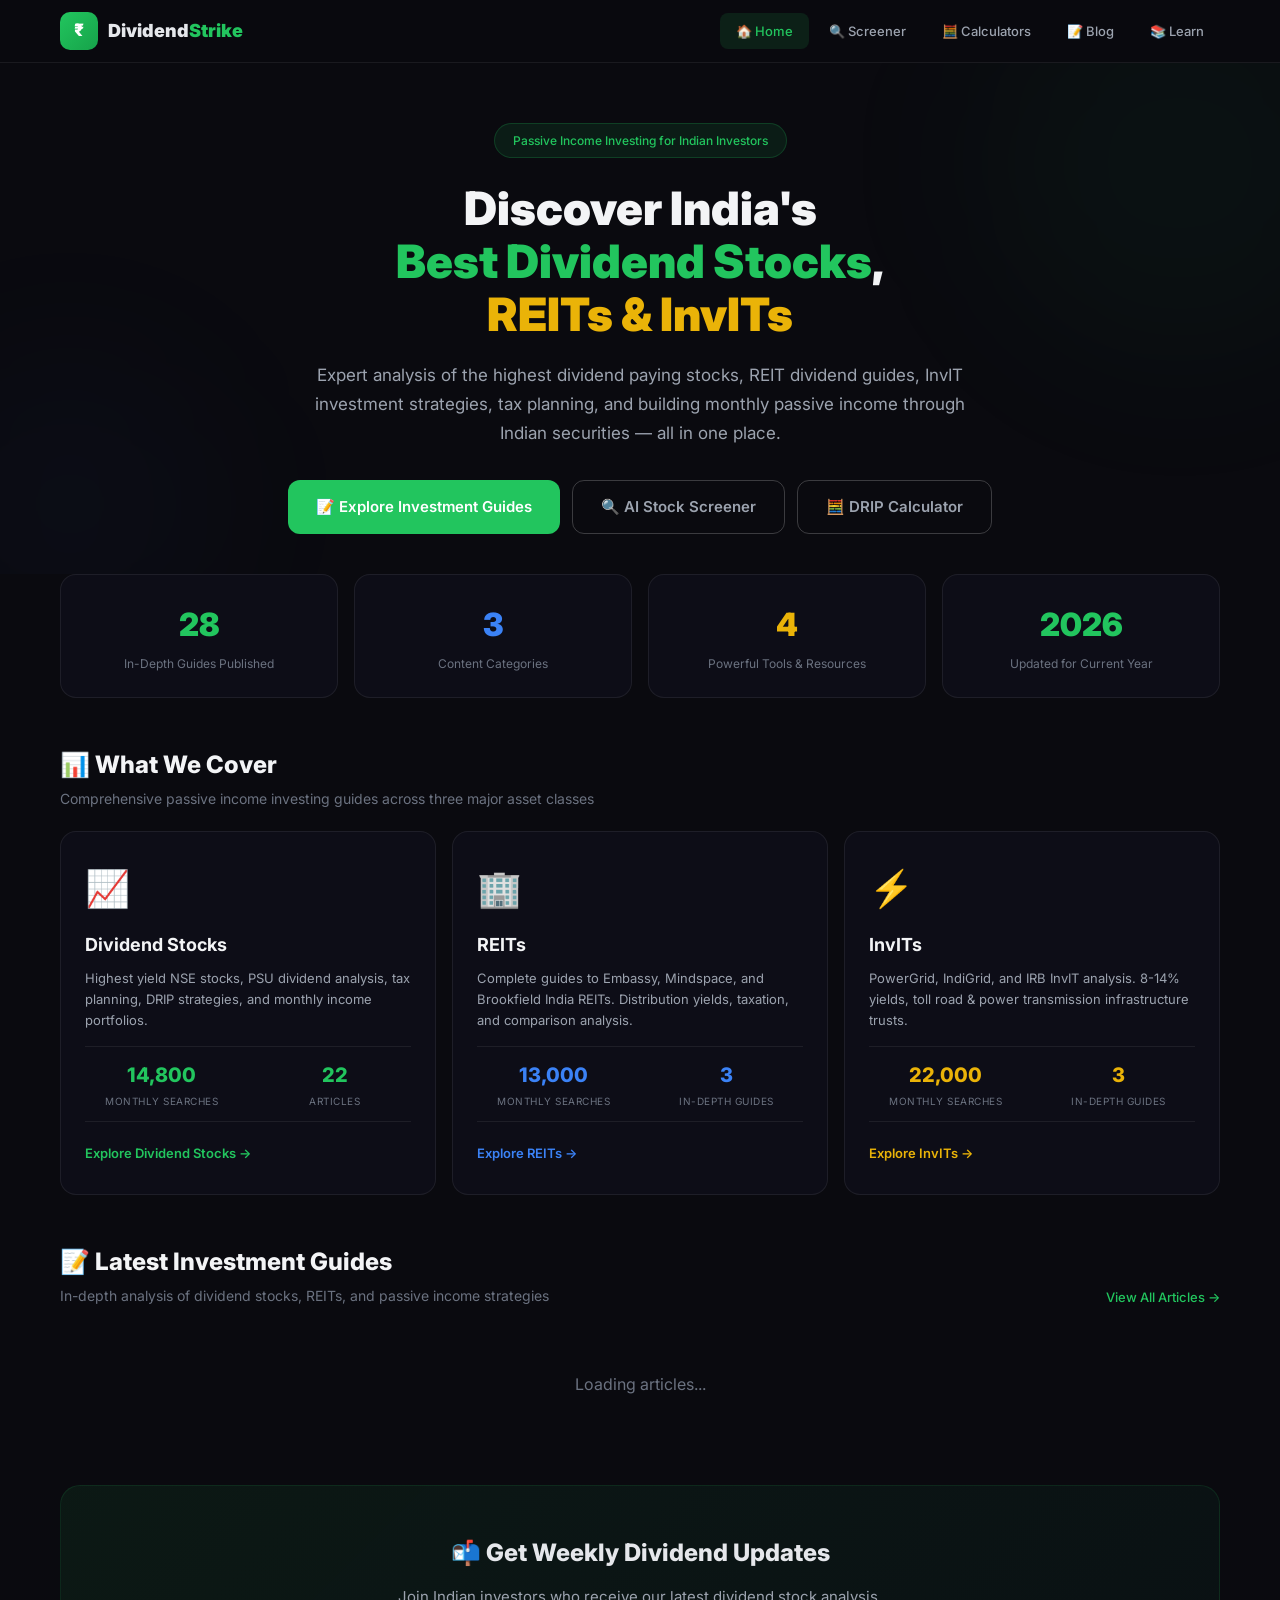
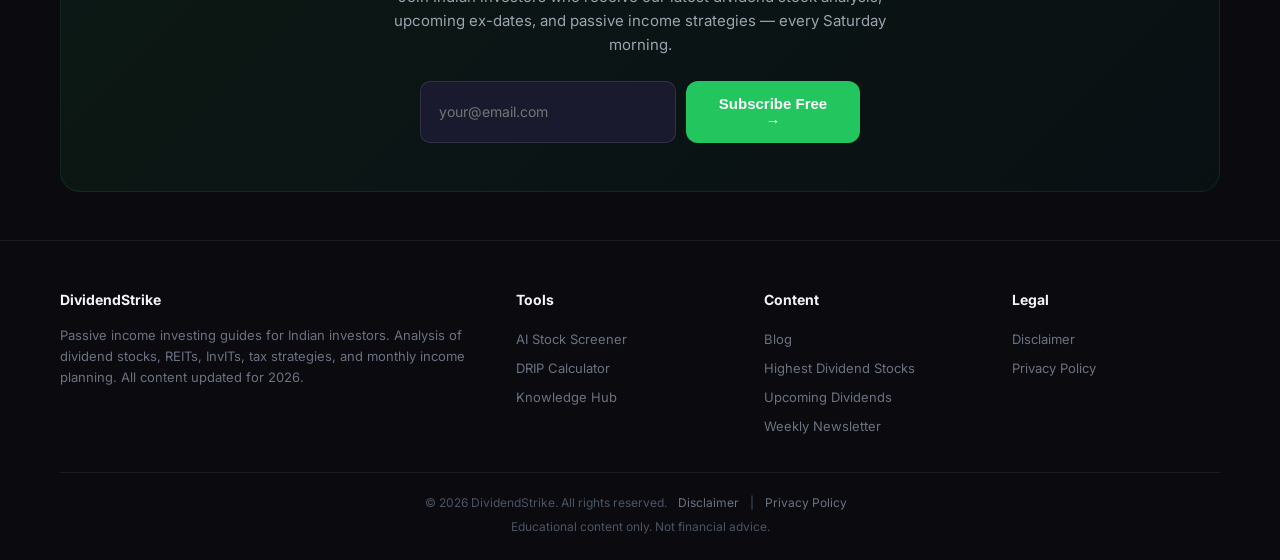
<file: index.html>
<!DOCTYPE html>
<html lang="en-IN">
<head>
    <meta charset="UTF-8">
    <meta name="viewport" content="width=device-width, initial-scale=1.0">
    <title>DividendStrike — Passive Income Investing India: Dividend Stocks, REITs & Strategies</title>
    <meta name="description" content="Passive income investing for Indian investors. Expert analysis of dividend stocks, REITs, InvITs. Complete guides on tax, DRIP, and building monthly income through Indian securities.">
    <meta name="keywords" content="dividend stocks india, highest dividend paying stocks, REIT investment india, InvIT dividend, passive income india, dividend tax guide, DRIP india, upcoming dividend stocks">
    <link rel="canonical" href="https://dividendstrike.in/">
    <link href="https://fonts.googleapis.com/css2?family=Inter:wght@300;400;500;600;700;800;900&display=swap" rel="stylesheet">
    <script async src="https://www.googletagmanager.com/gtag/js?id=G-F67MPYPHJ3"></script>
    <script>window.dataLayer=window.dataLayer||[];function gtag(){dataLayer.push(arguments);}gtag('js',new Date());gtag('config','G-F67MPYPHJ3');</script>
    <link rel="icon" href="data:image/svg+xml,<svg xmlns='http://www.w3.org/2000/svg' viewBox='0 0 100 100'><rect width='100' height='100' rx='20' fill='%2322c55e'/><text y='.75em' x='50%' text-anchor='middle' font-size='60' font-weight='bold' fill='white'>₹</text></svg>">
    <link rel="apple-touch-icon" sizes="180x180" href="/apple-touch-icon.png">
    <link rel="manifest" href="/site.webmanifest">
    <meta name="theme-color" content="#0f172a">
    <style>
        :root{--bg:#0a0a0f;--card:rgba(15,15,25,0.85);--border:rgba(255,255,255,0.07);--text:#e5e7eb;--text-secondary:#9ca3af;--text-muted:#6b7280;--green:#22c55e;--green-dark:#16a34a;--blue:#3b82f6;--gold:#eab308}
        *{margin:0;padding:0;box-sizing:border-box}
        body{font-family:'Inter',sans-serif;background:var(--bg);color:var(--text);min-height:100vh;line-height:1.6}
        .container{max-width:1200px;margin:0 auto;padding:0 20px}
        
        /* NAVBAR */
        .navbar{position:sticky;top:0;z-index:50;backdrop-filter:blur(20px);background:rgba(10,10,15,0.95);border-bottom:1px solid var(--border);padding:12px 0}
        .nav-inner{display:flex;align-items:center;justify-content:space-between}
        .logo{display:flex;align-items:center;gap:10px;text-decoration:none}
        .logo-icon{width:38px;height:38px;background:linear-gradient(135deg,var(--green),var(--green-dark));border-radius:10px;display:flex;align-items:center;justify-content:center;color:white;font-weight:900;font-size:17px}
        .logo-name{font-size:18px;font-weight:900;color:#e5e7eb}
        .logo-name span{color:var(--green)}
        .nav-links{display:flex;gap:4px}
        .nav-links a{padding:8px 16px;border-radius:8px;font-size:13px;font-weight:500;text-decoration:none;color:#9ca3af;transition:all 0.2s}
        .nav-links a:hover{color:white;background:rgba(255,255,255,0.04)}
        .nav-links a.active{background:rgba(34,197,94,0.12);color:var(--green)}
        .mobile-menu-btn{display:none;background:none;border:none;color:white;font-size:22px;cursor:pointer;padding:8px 12px;border-radius:8px}
        .mobile-menu-btn:hover{background:rgba(255,255,255,0.05)}
        .mobile-menu{display:none;padding:12px 16px;border-top:1px solid var(--border);background:rgba(10,10,15,0.98);grid-template-columns:1fr 1fr;gap:4px}
        .mobile-menu a{display:block;padding:12px 14px;border-radius:10px;font-size:13px;text-decoration:none;color:#9ca3af}
        .mobile-menu a:hover{background:rgba(255,255,255,0.04);color:white}
        .mobile-menu a.active{color:var(--green);background:rgba(34,197,94,0.1);font-weight:600}
        
        /* HERO */
        .hero{padding:60px 0 40px;text-align:center;position:relative;overflow:hidden}
        .hero::before{content:'';position:absolute;top:-100px;right:-100px;width:400px;height:400px;background:rgba(34,197,94,0.04);border-radius:50%;filter:blur(80px);pointer-events:none}
        .hero::after{content:'';position:absolute;bottom:-80px;left:-80px;width:300px;height:300px;background:rgba(59,130,246,0.03);border-radius:50%;filter:blur(80px);pointer-events:none}
        .hero-content{position:relative;z-index:1}
        .hero-badge{display:inline-flex;align-items:center;gap:8px;background:rgba(34,197,94,0.1);border:1px solid rgba(34,197,94,0.2);border-radius:40px;padding:7px 18px;font-size:12px;color:var(--green);font-weight:500;margin-bottom:24px}
        .hero-title{font-size:46px;font-weight:900;line-height:1.15;margin-bottom:20px;color:#f3f4f6}
        .hero-title .highlight{color:var(--green)}
        .hero-title .highlight-gold{color:var(--gold)}
        .hero-subtitle{font-size:17px;color:#9ca3af;max-width:680px;margin:0 auto 32px;line-height:1.7}
        .hero-buttons{display:flex;gap:12px;justify-content:center;flex-wrap:wrap;position:relative;z-index:1}
        .btn{padding:14px 28px;border-radius:12px;font-size:15px;font-weight:600;cursor:pointer;border:none;text-decoration:none;transition:all 0.2s;display:inline-flex;align-items:center;gap:8px}
        .btn-primary{background:var(--green);color:white}
        .btn-primary:hover{background:var(--green-dark);transform:translateY(-2px);box-shadow:0 12px 32px rgba(34,197,94,0.25)}
        .btn-outline{background:transparent;border:1px solid rgba(255,255,255,0.2);color:#9ca3af}
        .btn-outline:hover{border-color:var(--green);color:white}
        
        /* STATS ROW */
        .stats-row{display:grid;grid-template-columns:repeat(4,1fr);gap:16px;margin:0 0 48px}
        .stat-card{background:rgba(15,15,25,0.85);border:1px solid var(--border);border-radius:16px;padding:24px;text-align:center}
        .stat-number{font-size:32px;font-weight:900;color:#f3f4f6;margin-bottom:4px}
        .stat-number.green{color:var(--green)}
        .stat-number.blue{color:var(--blue)}
        .stat-number.gold{color:var(--gold)}
        .stat-label{font-size:12px;color:#6b7280}

        /* WHAT WE COVER */
        .content-showcase{margin-bottom:48px}
        .showcase-grid{display:grid;grid-template-columns:repeat(3,1fr);gap:16px}
        .showcase-card{background:rgba(15,15,25,0.85);border:1px solid var(--border);border-radius:16px;padding:28px 24px;transition:all 0.3s ease}
        .showcase-card:hover{transform:translateY(-2px);box-shadow:0 20px 40px -15px rgba(0,0,0,0.3)}
        .showcase-dividend:hover{border-color:rgba(34,197,94,0.3)}
        .showcase-reit:hover{border-color:rgba(59,130,246,0.3)}
        .showcase-invit:hover{border-color:rgba(234,179,8,0.3)}
        .showcase-icon{font-size:36px;margin-bottom:14px;display:block}
        .showcase-title{font-size:18px;font-weight:700;color:#f3f4f6;margin-bottom:8px}
        .showcase-desc{font-size:13px;color:#9ca3af;line-height:1.6;margin-bottom:16px}
        .showcase-stats{display:flex;gap:20px;margin-bottom:18px;padding:12px 0;border-top:1px solid var(--border);border-bottom:1px solid var(--border)}
        .showcase-stat{text-align:center;flex:1}
        .showcase-stat-num{font-size:20px;font-weight:800;display:block}
        .showcase-dividend .showcase-stat-num{color:var(--green)}
        .showcase-reit .showcase-stat-num{color:var(--blue)}
        .showcase-invit .showcase-stat-num{color:var(--gold)}
        .showcase-stat-label{font-size:10px;color:#6b7280;display:block;margin-top:2px;text-transform:uppercase;letter-spacing:0.5px}
        .showcase-link{display:inline-block;font-size:13px;font-weight:600;text-decoration:none;transition:all 0.2s}
        .showcase-dividend .showcase-link{color:var(--green)}
        .showcase-reit .showcase-link{color:var(--blue)}
        .showcase-invit .showcase-link{color:var(--gold)}
        .showcase-link:hover{text-decoration:underline}

        /* BLOG GRID */
        .section-header{margin-bottom:24px;display:flex;align-items:flex-end;justify-content:space-between;flex-wrap:wrap;gap:12px}
        .section-title{font-size:24px;font-weight:800;color:#f3f4f6}
        .section-subtitle{font-size:14px;color:#6b7280;margin-top:4px}
        .view-all-link{font-size:13px;color:var(--green);text-decoration:none;font-weight:500;white-space:nowrap}
        .view-all-link:hover{text-decoration:underline}
        .blog-grid{display:grid;grid-template-columns:repeat(auto-fill,minmax(350px,1fr));gap:16px;margin-bottom:48px}
        .blog-card{background:rgba(15,15,25,0.85);border:1px solid var(--border);border-radius:16px;padding:24px;text-decoration:none;display:flex;flex-direction:column;transition:all 0.3s ease;cursor:pointer}
        .blog-card:hover{border-color:rgba(34,197,94,0.3);transform:translateY(-2px);box-shadow:0 20px 40px -15px rgba(34,197,94,0.12)}
        .blog-card-badge{display:inline-block;padding:4px 10px;border-radius:20px;font-size:11px;font-weight:600;margin-bottom:12px;width:fit-content}
        .badge-dividend{background:rgba(34,197,94,0.15);color:var(--green)}
        .badge-reit{background:rgba(59,130,246,0.15);color:var(--blue)}
        .badge-guide{background:rgba(234,179,8,0.15);color:var(--gold)}
        .blog-card-title{font-size:17px;font-weight:700;color:#f3f4f6;margin-bottom:8px;line-height:1.4;flex-grow:1}
        .blog-card-excerpt{font-size:13px;color:#9ca3af;line-height:1.6;margin-bottom:16px}
        .blog-card-meta{font-size:11px;color:#6b7280;display:flex;justify-content:space-between;align-items:center;padding-top:12px;border-top:1px solid var(--border)}
        
        /* NEWSLETTER */
        .newsletter{background:linear-gradient(135deg,rgba(34,197,94,0.08),rgba(16,185,129,0.04));border:1px solid rgba(34,197,94,0.12);border-radius:20px;padding:48px;margin:48px 0;text-align:center}
        .newsletter-title{font-size:24px;font-weight:800;margin-bottom:12px}
        .newsletter-desc{font-size:15px;color:#9ca3af;max-width:500px;margin:0 auto 24px;line-height:1.6}
        .newsletter-form{display:flex;gap:10px;max-width:440px;margin:0 auto}
        .newsletter-input{flex:1;background:#1a1a2e;border:1px solid rgba(255,255,255,0.1);border-radius:10px;padding:14px 18px;color:white;font-size:14px;outline:none;font-family:inherit}
        .newsletter-input:focus{border-color:var(--green)}
        
        /* FOOTER */
        .footer{border-top:1px solid var(--border);padding:48px 0 24px;margin-top:20px}
        .footer-grid{display:grid;grid-template-columns:2fr 1fr 1fr 1fr;gap:40px;margin-bottom:32px}
        .footer-col h4{font-size:14px;font-weight:700;margin-bottom:14px;color:#f3f4f6}
        .footer-col p{font-size:13px;color:#6b7280;line-height:1.6}
        .footer-col a{display:block;font-size:13px;color:#6b7280;text-decoration:none;padding:4px 0;transition:color 0.2s}
        .footer-col a:hover{color:var(--green)}
        .footer-bottom{text-align:center;padding-top:20px;border-top:1px solid var(--border);font-size:12px;color:#4b5563}
        .footer-bottom a{color:#6b7280;text-decoration:none;margin:0 8px}
        .footer-bottom a:hover{color:var(--green)}
        
        /* SCROLL TO TOP */
        .scroll-btn{position:fixed;bottom:30px;right:30px;width:48px;height:48px;background:linear-gradient(135deg,var(--green),var(--green-dark));border:none;border-radius:14px;cursor:pointer;z-index:999;display:flex;align-items:center;justify-content:center;box-shadow:0 8px 32px rgba(34,197,94,0.3);transition:all 0.3s ease;opacity:0;visibility:hidden;color:white;font-size:20px;font-weight:700}
        .scroll-btn.show{opacity:1;visibility:visible}
        .scroll-btn:hover{transform:translateY(-3px);box-shadow:0 12px 40px rgba(34,197,94,0.5)}
        
        .loading-placeholder{text-align:center;padding:40px;color:#6b7280}
        
        /* RESPONSIVE */
        @media(max-width:1024px){.nav-links{display:none}.mobile-menu-btn{display:block}.footer-grid{grid-template-columns:1fr 1fr;gap:24px}.showcase-grid{grid-template-columns:1fr}}
        @media(max-width:768px){.hero-title{font-size:32px}.hero-subtitle{font-size:15px}.blog-grid{grid-template-columns:1fr}.stats-row{grid-template-columns:1fr 1fr}.showcase-grid{grid-template-columns:1fr}.newsletter{padding:32px 20px}.newsletter-form{flex-direction:column}.footer-grid{grid-template-columns:1fr}.scroll-btn{bottom:16px;right:16px;width:42px;height:42px;font-size:18px}}
        @media(max-width:480px){.hero-title{font-size:26px}.hero{padding:32px 0 24px}.stats-row{grid-template-columns:1fr 1fr;gap:10px}.stat-number{font-size:24px}}
    </style>
</head>
<body>

    <nav class="navbar">
        <div class="container nav-inner">
            <a href="index.html" class="logo"><div class="logo-icon">₹</div><span class="logo-name">Dividend<span>Strike</span></span></a>
            <div class="nav-links">
                <a href="index.html" class="active">🏠 Home</a>
                <a href="screener.html">🔍 Screener</a>
                <a href="calculators.html">🧮 Calculators</a>
                <a href="blog.html">📝 Blog</a>
                <a href="knowledge-hub.html">📚 Learn</a>
            </div>
            <button class="mobile-menu-btn" onclick="toggleMobileMenu()" aria-label="Menu">☰</button>
        </div>
        <div id="mobileMenu" class="mobile-menu" style="display:none;">
            <a href="index.html" class="active">🏠 Home</a>
            <a href="screener.html">🔍 Screener</a>
            <a href="calculators.html">🧮 Calculators</a>
            <a href="blog.html">📝 Blog</a>
            <a href="knowledge-hub.html">📚 Learn</a>
        </div>
    </nav>

    <section class="hero">
        <div class="container hero-content">
            <div class="hero-badge">Passive Income Investing for Indian Investors</div>
            <h1 class="hero-title">Discover India's<br><span class="highlight">Best Dividend Stocks</span>,<br><span class="highlight-gold">REITs & InvITs</span></h1>
            <p class="hero-subtitle">Expert analysis of the highest dividend paying stocks, REIT dividend guides, InvIT investment strategies, tax planning, and building monthly passive income through Indian securities — all in one place.</p>
            <div class="hero-buttons">
                <a href="blog.html" class="btn btn-primary">📝 Explore Investment Guides</a>
                <a href="screener.html" class="btn btn-outline">🔍 AI Stock Screener</a>
                <a href="calculators.html" class="btn btn-outline">🧮 DRIP Calculator</a>
            </div>
        </div>
    </section>

    <section class="container">
        <div class="stats-row">
            <div class="stat-card"><div class="stat-number green" id="statPosts">28</div><div class="stat-label">In-Depth Guides Published</div></div>
            <div class="stat-card"><div class="stat-number blue">3</div><div class="stat-label">Content Categories</div></div>
            <div class="stat-card"><div class="stat-number gold">4</div><div class="stat-label">Powerful Tools & Resources</div></div>
            <div class="stat-card"><div class="stat-number green">2026</div><div class="stat-label">Updated for Current Year</div></div>
        </div>
    </section>

    <section class="container">
        <div class="content-showcase">
            <div class="section-header" style="margin-bottom:20px;">
                <div>
                    <h2 class="section-title">📊 What We Cover</h2>
                    <p class="section-subtitle">Comprehensive passive income investing guides across three major asset classes</p>
                </div>
            </div>
            <div class="showcase-grid">
                <div class="showcase-card showcase-dividend">
                    <div class="showcase-icon">📈</div>
                    <h3 class="showcase-title">Dividend Stocks</h3>
                    <p class="showcase-desc">Highest yield NSE stocks, PSU dividend analysis, tax planning, DRIP strategies, and monthly income portfolios.</p>
                    <div class="showcase-stats">
                        <div class="showcase-stat"><span class="showcase-stat-num">14,800</span><span class="showcase-stat-label">Monthly Searches</span></div>
                        <div class="showcase-stat"><span class="showcase-stat-num">22</span><span class="showcase-stat-label">Articles</span></div>
                    </div>
                    <a href="blog.html?slug=highest-dividend-paying-stocks-india-2026" class="showcase-link">Explore Dividend Stocks →</a>
                </div>
                <div class="showcase-card showcase-reit">
                    <div class="showcase-icon">🏢</div>
                    <h3 class="showcase-title">REITs</h3>
                    <p class="showcase-desc">Complete guides to Embassy, Mindspace, and Brookfield India REITs. Distribution yields, taxation, and comparison analysis.</p>
                    <div class="showcase-stats">
                        <div class="showcase-stat"><span class="showcase-stat-num">13,000</span><span class="showcase-stat-label">Monthly Searches</span></div>
                        <div class="showcase-stat"><span class="showcase-stat-num">3</span><span class="showcase-stat-label">In-Depth Guides</span></div>
                    </div>
                    <a href="blog.html?slug=embassy-office-parks-reit-dividend-guide-2026" class="showcase-link">Explore REITs →</a>
                </div>
                <div class="showcase-card showcase-invit">
                    <div class="showcase-icon">⚡</div>
                    <h3 class="showcase-title">InvITs</h3>
                    <p class="showcase-desc">PowerGrid, IndiGrid, and IRB InvIT analysis. 8-14% yields, toll road & power transmission infrastructure trusts.</p>
                    <div class="showcase-stats">
                        <div class="showcase-stat"><span class="showcase-stat-num">22,000</span><span class="showcase-stat-label">Monthly Searches</span></div>
                        <div class="showcase-stat"><span class="showcase-stat-num">3</span><span class="showcase-stat-label">In-Depth Guides</span></div>
                    </div>
                    <a href="blog.html?slug=powergrid-invit-guide-2026" class="showcase-link">Explore InvITs →</a>
                </div>
            </div>
        </div>
    </section>

    <section class="container">
        <div class="section-header">
            <div><h2 class="section-title">📝 Latest Investment Guides</h2><p class="section-subtitle">In-depth analysis of dividend stocks, REITs, and passive income strategies</p></div>
            <a href="blog.html" class="view-all-link">View All Articles →</a>
        </div>
        <div class="blog-grid" id="blogGrid"><div class="loading-placeholder" style="grid-column:1/-1;">Loading articles...</div></div>
    </section>

    <section class="container">
        <div class="newsletter">
            <h2 class="newsletter-title">📬 Get Weekly Dividend Updates</h2>
            <p class="newsletter-desc">Join Indian investors who receive our latest dividend stock analysis, upcoming ex-dates, and passive income strategies — every Saturday morning.</p>
            <form class="newsletter-form" action="newsletter.html" method="get">
                <input type="email" name="email" placeholder="your@email.com" class="newsletter-input" required>
                <button type="submit" class="btn btn-primary">Subscribe Free →</button>
            </form>
        </div>
    </section>

    <footer class="footer">
        <div class="container">
            <div class="footer-grid">
                <div class="footer-col"><h4>DividendStrike</h4><p>Passive income investing guides for Indian investors. Analysis of dividend stocks, REITs, InvITs, tax strategies, and monthly income planning. All content updated for 2026.</p></div>
                <div class="footer-col"><h4>Tools</h4><a href="screener.html">AI Stock Screener</a><a href="calculators.html">DRIP Calculator</a><a href="knowledge-hub.html">Knowledge Hub</a></div>
                <div class="footer-col"><h4>Content</h4><a href="blog.html">Blog</a><a href="blog.html?slug=highest-dividend-paying-stocks-india-2026">Highest Dividend Stocks</a><a href="blog.html?slug=upcoming-dividend-stocks-india-2026">Upcoming Dividends</a><a href="newsletter.html">Weekly Newsletter</a></div>
                <div class="footer-col"><h4>Legal</h4><a href="disclaimer.html">Disclaimer</a><a href="privacy-policy.html">Privacy Policy</a></div>
            </div>
            <div class="footer-bottom"><p>© 2026 DividendStrike. All rights reserved. <a href="disclaimer.html">Disclaimer</a> | <a href="privacy-policy.html">Privacy Policy</a></p><p style="margin-top:4px;">Educational content only. Not financial advice.</p></div>
        </div>
    </footer>

    <button class="scroll-btn" id="scrollBtn" onclick="window.scrollTo({top:0,behavior:'smooth'})">↑</button>

    <script>
    async function loadBlogPosts() {
        var grid = document.getElementById('blogGrid');
        try {
            var resp = await fetch('https://oezmykupzqjfuklxvxzi.supabase.co/rest/v1/blog_posts?select=*&published=eq.true&order=created_at.desc&limit=6', {
                headers: {
                    'apikey': 'eyJhbGciOiJIUzI1NiIsInR5cCI6IkpXVCJ9.eyJpc3MiOiJzdXBhYmFzZSIsInJlZiI6Im9lem15a3VwenFqZnVrbHh2eHppIiwicm9sZSI6ImFub24iLCJpYXQiOjE3Nzc4MTQ3MjgsImV4cCI6MjA5MzM5MDcyOH0.XM82bC4_DKRZ3s6N-zKlqCVxZkM95fcfHL2ddxj28SE',
                    'Authorization': 'Bearer eyJhbGciOiJIUzI1NiIsInR5cCI6IkpXVCJ9.eyJpc3MiOiJzdXBhYmFzZSIsInJlZiI6Im9lem15a3VwenFqZnVrbHh2eHppIiwicm9sZSI6ImFub24iLCJpYXQiOjE3Nzc4MTQ3MjgsImV4cCI6MjA5MzM5MDcyOH0.XM82bC4_DKRZ3s6N-zKlqCVxZkM95fcfHL2ddxj28SE'
                }
            });
            if (!resp.ok) throw new Error('API error');
            var posts = await resp.json();
            if (posts && posts.length > 0) {
                document.getElementById('statPosts').textContent = posts.length;
                grid.innerHTML = posts.map(function(p) {
                    var cat = p.category || '';
                    var badgeClass = 'badge-dividend';
                    if (cat === 'REITs & InvITs') badgeClass = 'badge-reit';
                    else if (cat === 'Beginner Guides' || cat === 'Strategy') badgeClass = 'badge-guide';
                    var excerpt = p.excerpt || (p.content ? p.content.replace(/<[^>]*>/g,'').substring(0,120)+'...' : '');
                    var date = p.created_at ? new Date(p.created_at).toLocaleDateString('en-IN', {day:'numeric', month:'short', year:'numeric'}) : '';
                    return '<a href="blog.html?slug=' + p.slug + '" class="blog-card"><span class="blog-card-badge ' + badgeClass + '">' + (cat || 'Guide') + '</span><h3 class="blog-card-title">' + p.title + '</h3><p class="blog-card-excerpt">' + excerpt + '</p><div class="blog-card-meta"><span>📅 ' + date + '</span><span>⏱️ ' + (p.read_time || '8 min read') + '</span></div></a>';
                }).join('');
            }
        } catch(e) { console.error('Blog error:', e); }
    }

    function toggleMobileMenu() {
        var m = document.getElementById('mobileMenu');
        if (m) m.style.display = (m.style.display === 'none' || m.style.display === '') ? 'grid' : 'none';
    }
    document.addEventListener('click', function(e) {
        var m = document.getElementById('mobileMenu');
        var b = document.querySelector('.mobile-menu-btn');
        if (m && b && !m.contains(e.target) && !b.contains(e.target)) m.style.display = 'none';
    });

    window.addEventListener('scroll', function() {
        var btn = document.getElementById('scrollBtn');
        if (btn) btn.classList.toggle('show', window.scrollY > 400);
    }, { passive: true });

    document.addEventListener('DOMContentLoaded', function() {
        loadBlogPosts();
    });
    </script>
</body>
</html>
</file>
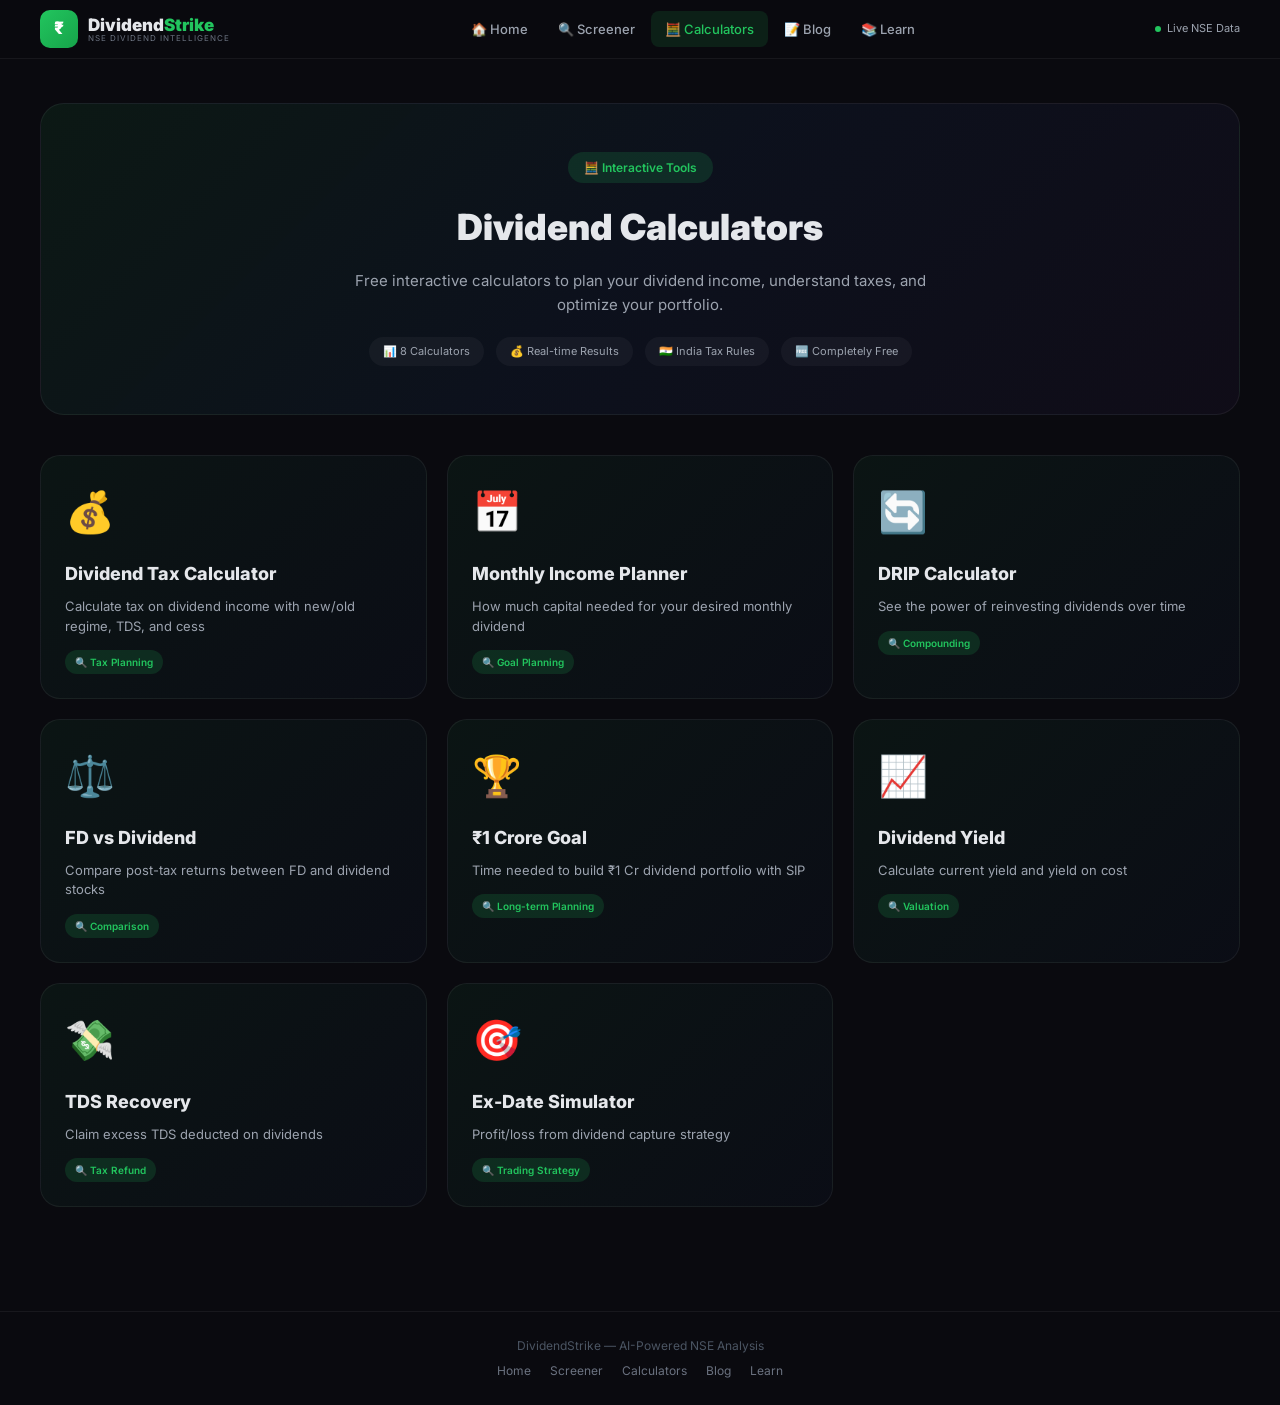
<file: calculators.html>
<!DOCTYPE html>
<html lang="en-IN">
<head>
    <meta charset="UTF-8">
    <meta name="viewport" content="width=device-width, initial-scale=1.0, maximum-scale=1.0, user-scalable=no">
    <title>Dividend Calculators India — Free Interactive Tools for Investors | DividendStrike</title>
    <meta name="description" content="Free interactive dividend calculators for Indian investors. Calculate dividend tax, monthly income, DRIP returns, FD vs dividend comparison, 1 crore goal, TDS refund, and ex-date profit. Real-time calculations with visual results.">
    <link rel="icon" href="data:image/svg+xml,<svg xmlns='http://www.w3.org/2000/svg' viewBox='0 0 100 100'><rect width='100' height='100' rx='20' fill='%2322c55e'/><text y='.75em' x='50%' text-anchor='middle' font-size='60' font-weight='bold' fill='white'>₹</text></svg>">
    <link rel="icon" type="image/x-icon" href="favicon.ico">
    
    <!-- Primary Keywords -->
    <meta name="keywords" content="dividend calculator india, dividend tax calculator, monthly dividend income calculator, DRIP calculator India, FD vs dividend comparison, dividend yield calculator, TDS refund calculator, dividend capture strategy, 1 crore dividend portfolio">
    
    <!-- Longtail Keywords -->
    <meta name="keywords" content="how to calculate dividend yield with example india, how much to invest for 10000 monthly dividend india, dividend tax calculator with cess and surcharge 2026, FD vs dividend which is better for senior citizens, dividend reinvestment plan calculator with growth, TDS on dividend refund calculator India, ex-date dividend capture profit loss calculator, dividend income required for 1 crore capital india, post-tax dividend return calculator with slab rates, dividend calculator with TDS and income tax">
    
    <meta name="robots" content="index, follow">
    <link rel="canonical" href="https://dividendstrike.in/calculators.html">
    
    <meta property="og:title" content="Free Dividend Calculators India — Tax, Income, DRIP, Comparison">
    <meta property="og:description" content="Interactive dividend calculators for Indian investors. Real-time tax calculations, monthly income planning, DRIP projections, and more.">
    <meta property="og:type" content="website">
    
    <link href="https://fonts.googleapis.com/css2?family=Inter:wght@300;400;500;600;700;800;900&display=swap" rel="stylesheet">
    
    <!-- Google tag (gtag.js) -->
    <script async src="https://www.googletagmanager.com/gtag/js?id=G-F67MPYPHJ3"></script>
    <script>window.dataLayer=window.dataLayer||[];function gtag(){dataLayer.push(arguments);}gtag('js',new Date());gtag('config','G-F67MPYPHJ3');</script>
    
    <style>
        /* ========== RESET & BASE ========== */
        :root{--bg:#0a0a0f;--card:rgba(15,15,25,0.85);--border:rgba(255,255,255,0.07);--text:#e5e7eb;--text-secondary:#9ca3af;--text-muted:#6b7280}
        *{margin:0;padding:0;box-sizing:border-box}
        body{font-family:'Inter',sans-serif;background:var(--bg);color:var(--text);min-height:100vh;line-height:1.6}
        .container{max-width:1200px;margin:0 auto;padding:0 20px}
        a{color:inherit;text-decoration:none}
        
        /* ========== NAVIGATION ========== */
        .navbar{position:sticky;top:0;z-index:50;backdrop-filter:blur(20px);-webkit-backdrop-filter:blur(20px);background:rgba(10,10,15,0.95);border-bottom:1px solid rgba(255,255,255,0.06)}
        .nav-inner{display:flex;align-items:center;justify-content:space-between;padding:10px 0}
        .logo{display:flex;align-items:center;gap:10px;text-decoration:none}
        .logo-icon{width:38px;height:38px;background:linear-gradient(135deg,#22c55e,#16a34a);border-radius:10px;display:flex;align-items:center;justify-content:center;color:white;font-weight:900;font-size:17px}
        .logo-text{line-height:1}.logo-name{font-size:17px;font-weight:900;color:#e5e7eb}.logo-tagline{font-size:8px;color:#6b7280;display:block;text-transform:uppercase;letter-spacing:1px}
        .nav-links{display:flex;gap:2px}
        .nav-link{padding:8px 14px;border-radius:8px;font-size:13px;font-weight:500;text-decoration:none;color:#9ca3af;transition:all 0.2s}
        .nav-link:hover{color:white;background:rgba(255,255,255,0.04)}
        .nav-link.active{background:rgba(34,197,94,0.12);color:#22c55e}
        .nav-actions{display:flex;align-items:center;gap:14px}
        .pulse-dot{width:6px;height:6px;background:#22c55e;border-radius:50%;display:inline-block;animation:pulse 2s infinite}
        @keyframes pulse{0%,100%{opacity:1}50%{opacity:0.4}}
        .mobile-menu-btn{display:none;background:none;border:none;color:white;font-size:22px;cursor:pointer;padding:8px 12px;border-radius:8px}
        .mobile-menu{display:none;padding:12px 16px;border-top:1px solid rgba(255,255,255,0.06);background:rgba(10,10,15,0.98);grid-template-columns:1fr 1fr;gap:4px}
        .mobile-menu a{display:block;padding:12px 14px;border-radius:10px;font-size:13px;text-decoration:none;color:#9ca3af}
        .mobile-menu a.active{color:#22c55e;background:rgba(34,197,94,0.1);font-weight:600}
        @media(max-width:1024px){.nav-links{display:none!important}.mobile-menu-btn{display:block!important}}
        
        /* ========== TYPOGRAPHY ========== */
        .text-green{color:#22c55e}.text-blue{color:#3b82f6}.text-yellow{color:#eab308}.text-purple{color:#a855f7}.text-orange{color:#f59e0b}.text-muted{color:#6b7280}.text-secondary{color:#9ca3af}
        
        /* ========== BUTTONS ========== */
        .btn{padding:10px 20px;border-radius:10px;font-size:14px;font-weight:600;cursor:pointer;border:none;transition:all 0.2s;display:inline-block;text-decoration:none}
        .btn-primary{background:#22c55e;color:white}.btn-primary:hover{background:#16a34a;transform:translateY(-1px)}
        .btn-outline{background:transparent;border:1px solid rgba(255,255,255,0.2);color:#9ca3af;text-decoration:none;padding:10px 20px;border-radius:10px;font-size:14px;font-weight:600;display:inline-block}.btn-outline:hover{border-color:#22c55e;color:white}
        
        /* ========== FOOTER ========== */
        .footer-main{border-top:1px solid rgba(255,255,255,0.06);padding:24px 0;margin-top:40px;text-align:center;font-size:12px;color:#4b5563}
        .footer-main a{color:#6b7280;text-decoration:none;margin:0 8px}.footer-main a:hover{color:#22c55e}
        .scroll-top-btn{position:fixed;bottom:30px;right:30px;width:48px;height:48px;background:linear-gradient(135deg,#22c55e,#16a34a);border:none;border-radius:16px;cursor:pointer;z-index:999;display:flex;align-items:center;justify-content:center;box-shadow:0 8px 32px rgba(34,197,94,0.3);transition:all 0.4s ease;opacity:0;visibility:hidden;color:white;font-size:20px;font-weight:700}
        .scroll-top-btn.show{opacity:1;visibility:visible}.scroll-top-btn:hover{transform:translateY(-4px)}
        @media(max-width:500px){.scroll-top-btn{bottom:16px;right:16px;width:40px;height:40px;font-size:16px}}
        
        /* ========== HERO ========== */
        .hero-section{position:relative;overflow:hidden;border-radius:24px;background:linear-gradient(135deg,rgba(34,197,94,0.08),rgba(59,130,246,0.06),rgba(168,85,247,0.04));border:1px solid rgba(255,255,255,0.06);padding:48px 40px;margin:20px 0 40px;text-align:center}
        @media(max-width:768px){.hero-section{padding:32px 24px}}
        
        /* ========== CALCULATOR PANEL (Above Grid) ========== */
        .calc-panel{border-radius:20px;border:1px solid rgba(255,255,255,0.06);overflow:hidden;margin-bottom:40px;display:none;background:rgba(15,15,25,0.85);animation:fadeIn 0.3s ease}
        @keyframes fadeIn{from{opacity:0;transform:translateY(10px)}to{opacity:1;transform:translateY(0)}}
        .calc-panel.active{display:block}
        .calc-header{padding:24px 32px;display:flex;align-items:center;justify-content:space-between;border-bottom:1px solid rgba(255,255,255,0.06);background:rgba(34,197,94,0.05)}
        .calc-header span:first-child{font-weight:700;font-size:18px}
        .calc-body{padding:32px;line-height:1.9;color:#d1d5db;font-size:15px}
        @media(max-width:768px){.calc-body{padding:20px}}
        
        /* ========== CALCULATOR GRID ========== */
        .calculators-grid{display:grid;grid-template-columns:repeat(3,1fr);gap:20px;margin-bottom:40px}
        @media(max-width:1024px){.calculators-grid{grid-template-columns:1fr 1fr}}
        @media(max-width:768px){.calculators-grid{grid-template-columns:1fr}}
        
        .calc-card{position:relative;overflow:hidden;border-radius:20px;padding:24px;cursor:pointer;transition:all 0.4s cubic-bezier(0.4,0,0.2,1);border:1px solid rgba(255,255,255,0.06);background:linear-gradient(135deg,rgba(34,197,94,0.06),rgba(59,130,246,0.03))}
        .calc-card:hover{transform:translateY(-6px);box-shadow:0 30px 60px -20px rgba(0,0,0,0.5);border-color:rgba(34,197,94,0.4)}
        .calc-card.active{border-color:#22c55e;background:linear-gradient(135deg,rgba(34,197,94,0.12),rgba(59,130,246,0.06))}
        .calc-icon{font-size:40px;margin-bottom:16px;display:block}
        .calc-title{font-size:18px;font-weight:800;margin-bottom:8px}
        .calc-desc{font-size:13px;color:#9ca3af;line-height:1.5;margin-bottom:12px}
        .calc-tag{display:inline-block;padding:4px 10px;border-radius:20px;font-size:10px;font-weight:600;background:rgba(34,197,94,0.15);color:#22c55e}
        
        /* ========== FORM & RESULT STYLES ========== */
        .input-group{margin-bottom:20px}
        .input-group label{display:block;font-weight:600;margin-bottom:8px;font-size:13px;color:#e5e7eb}
        .input-group input,.input-group select{width:100%;padding:12px 16px;background:rgba(0,0,0,0.3);border:1px solid rgba(255,255,255,0.1);border-radius:12px;color:white;font-size:14px;font-family:'Inter',sans-serif}
        .input-group input:focus,.input-group select:focus{outline:none;border-color:#22c55e}
        
        .result-box{background:rgba(34,197,94,0.05);border-left:3px solid #22c55e;border-radius:0 12px 12px 0;padding:20px;margin-top:24px;line-height:1.8}
        .result-value{font-size:24px;font-weight:800;color:#22c55e}
        
        .two-columns{display:grid;grid-template-columns:1fr 1fr;gap:24px}
        @media(max-width:768px){.two-columns{grid-template-columns:1fr}}
    </style>
</head>
<body>

    <!-- NAVIGATION -->
    <nav class="navbar">
        <div class="container nav-inner">
            <a href="index.html" class="logo"><div class="logo-icon">₹</div><div class="logo-text"><span class="logo-name">Dividend<span class="text-green">Strike</span></span><span class="logo-tagline">NSE Dividend Intelligence</span></div></a>
            <div class="nav-links">
                <a href="index.html" class="nav-link">🏠 Home</a>
                <a href="screener.html" class="nav-link">🔍 Screener</a>
                <a href="calculators.html" class="nav-link active">🧮 Calculators</a>
                <a href="blog.html" class="nav-link">📝 Blog</a>
                <a href="knowledge-hub.html" class="nav-link">📚 Learn</a>
            </div>
            <div class="nav-actions">
                <span style="display:flex;align-items:center;gap:6px;font-size:11px;color:#9ca3af;"><span class="pulse-dot"></span>Live NSE Data</span>
                <button class="mobile-menu-btn" onclick="toggleMobileMenu()">☰</button>
            </div>
        </div>
        <div id="mobileMenu" class="mobile-menu" style="display:none;">
            <a href="index.html">🏠 Home</a><a href="screener.html">🔍 Screener</a><a href="calculators.html" class="active">🧮 Calculators</a><a href="blog.html">📝 Blog</a><a href="knowledge-hub.html">📚 Learn</a>
        </div>
    </nav>

    <main class="container" style="padding:24px 0;">
        
        <!-- HERO SECTION -->
        <div class="hero-section">
            <span style="display:inline-block;background:rgba(34,197,94,0.15);color:#22c55e;padding:6px 16px;border-radius:20px;font-size:12px;font-weight:600;margin-bottom:16px;">🧮 Interactive Tools</span>
            <h1 style="font-size:36px;font-weight:900;margin-bottom:12px;">Dividend Calculators</h1>
            <p style="color:#9ca3af;font-size:15px;max-width:600px;margin:0 auto 20px;">Free interactive calculators to plan your dividend income, understand taxes, and optimize your portfolio.</p>
            <div style="display:flex;gap:12px;flex-wrap:wrap;justify-content:center;">
                <span style="background:rgba(255,255,255,0.04);padding:6px 14px;border-radius:20px;font-size:11px;color:#9ca3af;">📊 8 Calculators</span>
                <span style="background:rgba(255,255,255,0.04);padding:6px 14px;border-radius:20px;font-size:11px;color:#9ca3af;">💰 Real-time Results</span>
                <span style="background:rgba(255,255,255,0.04);padding:6px 14px;border-radius:20px;font-size:11px;color:#9ca3af;">🇮🇳 India Tax Rules</span>
                <span style="background:rgba(255,255,255,0.04);padding:6px 14px;border-radius:20px;font-size:11px;color:#9ca3af;">🆓 Completely Free</span>
            </div>
        </div>
        
        <!-- CALCULATOR PANEL (Initially Hidden - Appears ABOVE the grid when a card is clicked) -->
        <div class="calc-panel" id="calcPanel">
            <div class="calc-header">
                <span id="calcTitle">Calculator Title</span>
                <span style="color:#9ca3af;font-size:13px;cursor:pointer;" onclick="closeCalculator()">✕ Close</span>
            </div>
            <div class="calc-body" id="calcBody"></div>
        </div>
        
        <!-- CALCULATORS GRID -->
        <div class="calculators-grid" id="calculatorsGrid"></div>

    </main>

    <!-- FOOTER -->
    <footer class="footer-main">
        <div class="container">
            <p>DividendStrike — AI-Powered NSE Analysis</p>
            <div style="margin-top:6px;">
                <a href="index.html">Home</a> <a href="screener.html">Screener</a> <a href="calculators.html">Calculators</a> <a href="blog.html">Blog</a> <a href="knowledge-hub.html">Learn</a>
            </div>
        </div>
    </footer>
    
    <button id="scrollToTopBtn" class="scroll-top-btn" onclick="window.scrollTo({top:0,behavior:'smooth'})">↑</button>

    <script>
        // Mobile menu toggle
        function toggleMobileMenu(){const m=document.getElementById('mobileMenu');m.style.display=(m.style.display==='none'||m.style.display==='')?'grid':'none';}
        document.addEventListener('click',e=>{const m=document.getElementById('mobileMenu');const b=document.querySelector('.mobile-menu-btn');if(m&&b&&!m.contains(e.target)&&!b.contains(e.target))m.style.display='none';});
        
        // Scroll to top button
        function handleScroll(){const b=document.getElementById('scrollToTopBtn');if(b)b.classList.toggle('show',window.scrollY>400);}
        window.addEventListener('scroll',handleScroll,{passive:true});
        
        // Tax calculation helper
        function calcIncomeTax(income, regime, deductions=0){
            let taxable = regime === 'old' ? Math.max(0, income - deductions) : income;
            if(taxable <= 0) return 0;
            if(regime === 'new'){
                if(taxable <= 400000) return 0;
                if(taxable <= 800000) return (taxable - 400000) * 0.05;
                if(taxable <= 1200000) return 20000 + (taxable - 800000) * 0.10;
                if(taxable <= 1600000) return 60000 + (taxable - 1200000) * 0.15;
                if(taxable <= 2000000) return 120000 + (taxable - 1600000) * 0.20;
                if(taxable <= 2400000) return 200000 + (taxable - 2000000) * 0.25;
                return 300000 + (taxable - 2400000) * 0.30;
            } else {
                if(taxable <= 250000) return 0;
                if(taxable <= 500000) return (taxable - 250000) * 0.05;
                if(taxable <= 1000000) return 12500 + (taxable - 500000) * 0.20;
                return 112500 + (taxable - 1000000) * 0.30;
            }
        }
        
        // Calculator definitions
        const calculators = {
            tax: { id:'tax', icon:'💰', title:'Dividend Tax Calculator', desc:'Calculate tax on dividend income with new/old regime, TDS, and cess', tag:'Tax Planning',
                html: `<div class="two-columns"><div><div class="input-group"><label>Total Dividend Received (₹)</label><input type="number" id="tax_dividend" value="50000"></div><div class="input-group"><label>TDS Already Deducted (₹)</label><input type="number" id="tax_tds" value="5000"></div><div class="input-group"><label>Other Annual Income (₹)</label><input type="number" id="tax_income" value="600000"></div></div><div><div class="input-group"><label>Tax Regime</label><select id="tax_regime"><option value="new">New Tax Regime</option><option value="old">Old Tax Regime</option></select></div><div class="input-group"><label>Deductions (80C, etc.) - Old Regime only</label><input type="number" id="tax_deductions" value="0"></div><button onclick="runCurrentCalc()" class="btn btn-primary" style="width:100%">Calculate Tax →</button></div></div><div id="tax_result" class="result-box">Click calculate to see results</div>`,
                run: () => { let d=parseFloat(document.getElementById('tax_dividend')?.value)||0; let tds=parseFloat(document.getElementById('tax_tds')?.value)||0; let oi=parseFloat(document.getElementById('tax_income')?.value)||0; let regime=document.getElementById('tax_regime')?.value||'new'; let ded=parseFloat(document.getElementById('tax_deductions')?.value)||0; let taxWith=calcIncomeTax(oi+d,regime,ded); let taxWithout=calcIncomeTax(oi,regime,ded); let addTax=Math.max(0,taxWith-taxWithout); let cess=addTax*0.04; let totalTax=addTax+cess; let afterTDS=Math.max(0,totalTax-tds); let netDiv=d-tds-totalTax; document.getElementById('tax_result').innerHTML='<strong>📊 Results:</strong><br>Additional Tax: ₹'+addTax.toLocaleString('en-IN')+'<br>+ Cess (4%): ₹'+cess.toLocaleString('en-IN')+'<br><strong>Total Tax Payable: ₹'+totalTax.toLocaleString('en-IN')+'</strong><br>TDS Already Paid: ₹'+tds.toLocaleString('en-IN')+'<br><span style="color:#f97316;">Balance to Pay: ₹'+afterTDS.toLocaleString('en-IN')+'</span><hr><strong>💰 Net Dividend in hand: ₹'+netDiv.toLocaleString('en-IN')+'</strong>'; if(typeof gtag!=='undefined') gtag('event','calculate',{'event_category':'calculator','event_label':'Tax'}); } },
            monthly: { id:'monthly', icon:'📅', title:'Monthly Income Planner', desc:'How much capital needed for your desired monthly dividend', tag:'Goal Planning',
                html: `<div class="two-columns"><div><div class="input-group"><label>Desired Monthly Dividend (₹)</label><input type="number" id="monthly_target" value="10000"></div><div class="input-group"><label>Expected Dividend Yield (%)</label><input type="number" id="monthly_yield" value="4" step="0.5"></div></div><div><div class="input-group"><label>Your Tax Slab (%)</label><select id="monthly_slab"><option value="0">0%</option><option value="5">5%</option><option value="10">10%</option><option value="20">20%</option><option value="30" selected>30%</option></select></div><button onclick="runCurrentCalc()" class="btn btn-primary" style="width:100%">Calculate Capital →</button></div></div><div id="monthly_result" class="result-box">Click calculate to see results</div>`,
                run: () => { let target=parseFloat(document.getElementById('monthly_target')?.value)||0; let yieldPct=parseFloat(document.getElementById('monthly_yield')?.value)||0; let slab=parseFloat(document.getElementById('monthly_slab')?.value)||0; let taxRate=slab/100; let cess=taxRate*0.04; let totalTaxRate=taxRate+cess; let annualPreTax=target*12; let annualNeeded=annualPreTax/(1-totalTaxRate); let capital=(annualNeeded/yieldPct)*100; document.getElementById('monthly_result').innerHTML='<strong>💰 Required Capital: <span class="result-value">₹'+capital.toLocaleString('en-IN')+'</span></strong><br>Annual Pre-Tax Dividend Needed: ₹'+annualNeeded.toLocaleString('en-IN')+'<br>Tax Payable Annually: ₹'+(annualNeeded*totalTaxRate).toLocaleString('en-IN'); if(typeof gtag!=='undefined') gtag('event','calculate',{'event_category':'calculator','event_label':'Monthly'}); } },
            drip: { id:'drip', icon:'🔄', title:'DRIP Calculator', desc:'See the power of reinvesting dividends over time', tag:'Compounding',
                html: `<div class="two-columns"><div><div class="input-group"><label>Initial Investment (₹)</label><input type="number" id="drip_initial" value="100000"></div><div class="input-group"><label>Annual Dividend Yield (%)</label><input type="number" id="drip_yield" value="4" step="0.5"></div></div><div><div class="input-group"><label>Annual Stock Price Growth (%)</label><input type="number" id="drip_growth" value="8" step="1"></div><div class="input-group"><label>Investment Period (Years)</label><input type="number" id="drip_years" value="10"></div><button onclick="runCurrentCalc()" class="btn btn-primary" style="width:100%">Calculate Growth →</button></div></div><div id="drip_result" class="result-box">Click calculate to see results</div>`,
                run: () => { let init=parseFloat(document.getElementById('drip_initial')?.value)||0; let yieldPct=parseFloat(document.getElementById('drip_yield')?.value)||0; let growthPct=parseFloat(document.getElementById('drip_growth')?.value)||0; let years=parseInt(document.getElementById('drip_years')?.value)||0; let value=init; for(let i=0;i<years;i++){ let div=value*(yieldPct/100); value=value+div+(value*(growthPct/100)); } let withoutDRIP=init*Math.pow(1+growthPct/100,years); document.getElementById('drip_result').innerHTML='<strong>📈 Future Value after '+years+' years: <span class="result-value">₹'+value.toLocaleString('en-IN')+'</span></strong><br>Without DRIP (only growth): ₹'+withoutDRIP.toLocaleString('en-IN')+'<br><strong>✨ Extra gain from DRIP: ₹'+(value-withoutDRIP).toLocaleString('en-IN')+'</strong>'; if(typeof gtag!=='undefined') gtag('event','calculate',{'event_category':'calculator','event_label':'DRIP'}); } },
            compare: { id:'compare', icon:'⚖️', title:'FD vs Dividend', desc:'Compare post-tax returns between FD and dividend stocks', tag:'Comparison',
                html: `<div class="two-columns"><div><div class="input-group"><label>Investment Amount (₹)</label><input type="number" id="compare_amount" value="500000"></div><div class="input-group"><label>FD Interest Rate (%)</label><input type="number" id="compare_fd_rate" value="7.5" step="0.25"></div><div class="input-group"><label>Dividend Yield (%)</label><input type="number" id="compare_div_yield" value="4.5" step="0.25"></div></div><div><div class="input-group"><label>Your Tax Slab (%)</label><select id="compare_slab"><option value="0">0%</option><option value="5">5%</option><option value="10">10%</option><option value="20">20%</option><option value="30" selected>30%</option></select></div><button onclick="runCurrentCalc()" class="btn btn-primary" style="width:100%">Compare →</button></div></div><div id="compare_result" class="result-box">Click calculate to see results</div>`,
                run: () => { let amt=parseFloat(document.getElementById('compare_amount')?.value)||0; let fdRate=parseFloat(document.getElementById('compare_fd_rate')?.value)||0; let divYield=parseFloat(document.getElementById('compare_div_yield')?.value)||0; let slab=parseFloat(document.getElementById('compare_slab')?.value)||0; let taxRate=slab/100; let cess=taxRate*0.04; let totalTax=taxRate+cess; let fdReturn=amt*(fdRate/100); let fdAfter=fdReturn*(1-totalTax); let divReturn=amt*(divYield/100); let divAfter=divReturn*(1-totalTax); let better=fdAfter>divAfter?'🏦 FD is better for your tax bracket':'📈 Dividend stocks are better for your tax bracket'; document.getElementById('compare_result').innerHTML='FD Return: ₹'+fdReturn.toLocaleString('en-IN')+' → After Tax: <strong>₹'+fdAfter.toLocaleString('en-IN')+'</strong><br>Dividend Return: ₹'+divReturn.toLocaleString('en-IN')+' → After Tax: <strong>₹'+divAfter.toLocaleString('en-IN')+'</strong><hr><strong>🎯 '+better+'</strong>'; if(typeof gtag!=='undefined') gtag('event','calculate',{'event_category':'calculator','event_label':'Compare'}); } },
            crore: { id:'crore', icon:'🏆', title:'₹1 Crore Goal', desc:'Time needed to build ₹1 Cr dividend portfolio with SIP', tag:'Long-term Planning',
                html: `<div class="two-columns"><div><div class="input-group"><label>Target Annual Dividend (₹)</label><input type="number" id="crore_target" value="10000000"></div><div class="input-group"><label>Expected Portfolio Yield (%)</label><input type="number" id="crore_yield" value="5" step="0.5"></div><div class="input-group"><label>Monthly SIP Amount (₹)</label><input type="number" id="crore_sip" value="25000"></div></div><div><div class="input-group"><label>Expected CAGR on Capital (%)</label><input type="number" id="crore_cagr" value="12" step="1"></div><button onclick="runCurrentCalc()" class="btn btn-primary" style="width:100%">Calculate Time →</button></div></div><div id="crore_result" class="result-box">Click calculate to see results</div>`,
                run: () => { let target=parseFloat(document.getElementById('crore_target')?.value)||10000000; let yieldPct=parseFloat(document.getElementById('crore_yield')?.value)||5; let sip=parseFloat(document.getElementById('crore_sip')?.value)||0; let cagr=parseFloat(document.getElementById('crore_cagr')?.value)||12; let capitalNeeded=(target/yieldPct)*100; let months=0; let value=0; let monthlyRate=cagr/12/100; while(value<capitalNeeded && months<600){ value=(value+sip)*(1+monthlyRate); months++; } let years=months/12; document.getElementById('crore_result').innerHTML='<strong>🎯 Capital needed: <span class="result-value">₹'+capitalNeeded.toLocaleString('en-IN')+'</span></strong><br>With SIP of ₹'+sip.toLocaleString('en-IN')+'/month at '+cagr+'% CAGR:<br><strong>⏱️ Time required: '+years.toFixed(1)+' years ('+months+' months)</strong>'; if(typeof gtag!=='undefined') gtag('event','calculate',{'event_category':'calculator','event_label':'Crore Goal'}); } },
            yieldCalc: { id:'yieldCalc', icon:'📈', title:'Dividend Yield', desc:'Calculate current yield and yield on cost', tag:'Valuation',
                html: `<div class="two-columns"><div><div class="input-group"><label>Annual Dividend Per Share (₹)</label><input type="number" id="yield_dps" value="15"></div><div class="input-group"><label>Current Stock Price (₹)</label><input type="number" id="yield_price" value="450"></div></div><div><div class="input-group"><label>Your Purchase Price (₹) - Optional</label><input type="number" id="yield_cost" value="300"></div><button onclick="runCurrentCalc()" class="btn btn-primary" style="width:100%">Calculate Yield →</button></div></div><div id="yield_result" class="result-box">Click calculate to see results</div>`,
                run: () => { let dps=parseFloat(document.getElementById('yield_dps')?.value)||0; let price=parseFloat(document.getElementById('yield_price')?.value)||0; let cost=parseFloat(document.getElementById('yield_cost')?.value)||0; let currYield=(dps/price)*100; let yieldOnCost=cost>0?(dps/cost)*100:null; document.getElementById('yield_result').innerHTML='Current Yield: <span class="result-value">'+currYield.toFixed(2)+'%</span><br>'+(yieldOnCost?'Yield on Cost: <strong>'+yieldOnCost.toFixed(2)+'%</strong><br>':'')+'Annual Dividend per share: ₹'+dps; if(typeof gtag!=='undefined') gtag('event','calculate',{'event_category':'calculator','event_label':'Yield'}); } },
            tds: { id:'tds', icon:'💸', title:'TDS Recovery', desc:'Claim excess TDS deducted on dividends', tag:'Tax Refund',
                html: `<div class="two-columns"><div><div class="input-group"><label>Total Dividend Received (₹)</label><input type="number" id="tds_dividend" value="100000"></div><div class="input-group"><label>TDS Deducted by Companies (₹)</label><input type="number" id="tds_deducted" value="10000"></div></div><div><div class="input-group"><label>Your Actual Tax Slab (%)</label><select id="tds_slab"><option value="0">0%</option><option value="5">5%</option><option value="10">10%</option><option value="20">20%</option><option value="30" selected>30%</option></select></div><button onclick="runCurrentCalc()" class="btn btn-primary" style="width:100%">Calculate Refund →</button></div></div><div id="tds_result" class="result-box">Click calculate to see results</div>`,
                run: () => { let div=parseFloat(document.getElementById('tds_dividend')?.value)||0; let tdsPaid=parseFloat(document.getElementById('tds_deducted')?.value)||0; let slab=parseFloat(document.getElementById('tds_slab')?.value)||0; let actualTax=div*(slab/100); let cess=actualTax*0.04; let totalActualTax=actualTax+cess; let refund=Math.max(0,tdsPaid-totalActualTax); let extraPay=Math.max(0,totalActualTax-tdsPaid); document.getElementById('tds_result').innerHTML='TDS Deducted: ₹'+tdsPaid.toLocaleString('en-IN')+'<br>Your Actual Tax Liability: ₹'+totalActualTax.toLocaleString('en-IN')+'<hr>'+ (refund>0?'✅ <strong style="color:#22c55e;">REFUND of ₹'+refund.toLocaleString('en-IN')+' available from IT department</strong>':'')+(extraPay>0?'⚠️ <strong style="color:#f97316;">Need to pay ₹'+extraPay.toLocaleString('en-IN')+' more while filing ITR</strong>':'')+(refund===0&&extraPay===0?'✅ No TDS mismatch. Correct amount deducted.':''); if(typeof gtag!=='undefined') gtag('event','calculate',{'event_category':'calculator','event_label':'TDS'}); } },
            exdate: { id:'exdate', icon:'🎯', title:'Ex-Date Simulator', desc:'Profit/loss from dividend capture strategy', tag:'Trading Strategy',
                html: `<div class="two-columns"><div><div class="input-group"><label>Shares Bought</label><input type="number" id="ex_shares" value="1000"></div><div class="input-group"><label>Buy Price Before Ex-Date (₹)</label><input type="number" id="ex_buy" value="500"></div><div class="input-group"><label>Dividend Per Share (₹)</label><input type="number" id="ex_dividend" value="10"></div></div><div><div class="input-group"><label>Sell Price After Ex-Date (₹)</label><input type="number" id="ex_sell" value="495"></div><button onclick="runCurrentCalc()" class="btn btn-primary" style="width:100%">Calculate P&L →</button></div></div><div id="ex_result" class="result-box">Click calculate to see results</div>`,
                run: () => { let shares=parseFloat(document.getElementById('ex_shares')?.value)||0; let buyPrice=parseFloat(document.getElementById('ex_buy')?.value)||0; let dividend=parseFloat(document.getElementById('ex_dividend')?.value)||0; let sellPrice=parseFloat(document.getElementById('ex_sell')?.value)||0; let buyVal=shares*buyPrice; let sellVal=shares*sellPrice; let divRec=shares*dividend; let pnl=(sellVal+divRec)-buyVal; let pnlPct=(pnl/buyVal)*100; document.getElementById('ex_result').innerHTML='Capital Invested: ₹'+buyVal.toLocaleString('en-IN')+'<br>Dividend Received: ₹'+divRec.toLocaleString('en-IN')+'<br>Sale Proceeds: ₹'+sellVal.toLocaleString('en-IN')+'<hr><strong>Net P&L: <span style="font-size:20px;font-weight:800;color:'+(pnl>=0?'#22c55e':'#f97316')+'">'+(pnl>=0?'+':'')+'₹'+pnl.toLocaleString('en-IN')+' ('+pnlPct.toFixed(2)+'%)</span></strong>'; if(typeof gtag!=='undefined') gtag('event','calculate',{'event_category':'calculator','event_label':'Ex-Date'}); } }
        };
        
        let currentCalcId = null;
        
        function renderCalculatorsGrid(){
            const grid = document.getElementById('calculatorsGrid');
            grid.innerHTML = '';
            for(const [key, calc] of Object.entries(calculators)){
                const card = document.createElement('div');
                card.className = 'calc-card' + (currentCalcId === key ? ' active' : '');
                card.innerHTML = `<div class="calc-icon">${calc.icon}</div><h3 class="calc-title">${calc.title}</h3><p class="calc-desc">${calc.desc}</p><span class="calc-tag">🔍 ${calc.tag}</span>`;
                card.onclick = () => selectCalculator(key);
                grid.appendChild(card);
            }
        }
        
        function selectCalculator(calcId){
            // If clicking the same calculator that's already open, close it
            if(currentCalcId === calcId && document.getElementById('calcPanel').classList.contains('active')){
                closeCalculator();
                return;
            }
            
            currentCalcId = calcId;
            renderCalculatorsGrid();
            renderActiveCalculator();
            
            // Smooth scroll to calculator panel (which is ABOVE the grid)
            document.getElementById('calcPanel').scrollIntoView({ behavior: 'smooth', block: 'start' });
            
            if(typeof gtag !== 'undefined') gtag('event', 'select_calculator', {'event_category': 'engagement', 'event_label': calcId});
        }
        
        function renderActiveCalculator(){
            const calc = calculators[currentCalcId];
            const panel = document.getElementById('calcPanel');
            document.getElementById('calcTitle').innerHTML = `${calc.icon} ${calc.title}`;
            document.getElementById('calcBody').innerHTML = calc.html;
            panel.classList.add('active');
            setTimeout(() => { if(calc.run) calc.run(); }, 50);
        }
        
        function runCurrentCalc(){
            const calc = calculators[currentCalcId];
            if(calc && calc.run) calc.run();
        }
        
        function closeCalculator(){
            document.getElementById('calcPanel').classList.remove('active');
            currentCalcId = null;
            renderCalculatorsGrid();
        }
        
        // Initialize - panel starts HIDDEN
        renderCalculatorsGrid();
    </script>
</body>
</html>
</file>
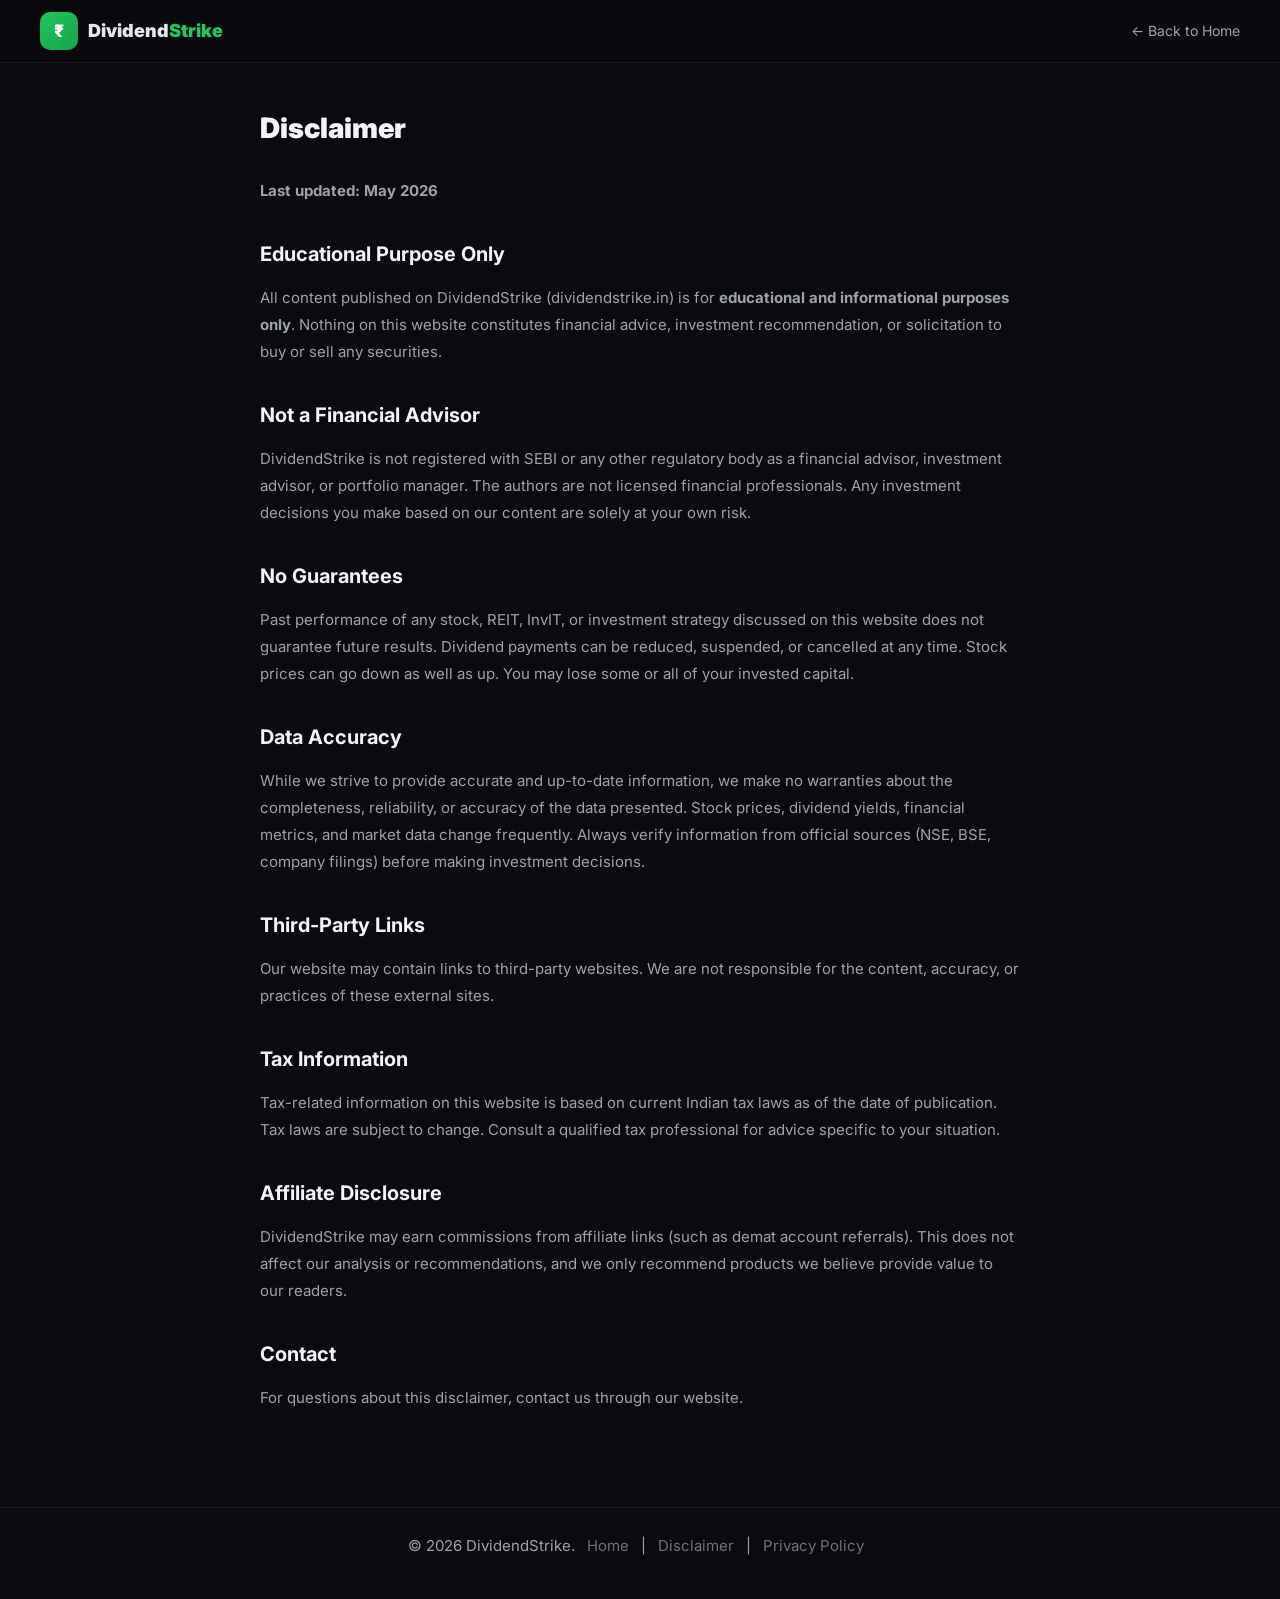
<file: disclaimer.html>
<!DOCTYPE html>
<html lang="en-IN">
<head>
    <meta charset="UTF-8">
    <meta name="viewport" content="width=device-width, initial-scale=1.0">
    <title>Disclaimer — DividendStrike</title>
    <meta name="description" content="Legal disclaimer for DividendStrike. Educational content only. Not financial advice.">
    <link href="https://fonts.googleapis.com/css2?family=Inter:wght@300;400;500;600;700;800;900&display=swap" rel="stylesheet">
    <link rel="icon" href="data:image/svg+xml,<svg xmlns='http://www.w3.org/2000/svg' viewBox='0 0 100 100'><rect width='100' height='100' rx='20' fill='%2322c55e'/><text y='.75em' x='50%' text-anchor='middle' font-size='60' font-weight='bold' fill='white'>₹</text></svg>">
    <style>
        :root { --bg: #0a0a0f; --border: rgba(255,255,255,0.07); --text: #e5e7eb; --text-secondary: #9ca3af; }
        * { margin: 0; padding: 0; box-sizing: border-box; }
        body { font-family: 'Inter', sans-serif; background: var(--bg); color: var(--text); min-height: 100vh; line-height: 1.8; }
        .container { max-width: 800px; margin: 0 auto; padding: 40px 20px; }
        .navbar { position: sticky; top: 0; z-index: 50; backdrop-filter: blur(20px); background: rgba(10,10,15,0.95); border-bottom: 1px solid var(--border); padding: 12px 20px; }
        .nav-inner { max-width: 1200px; margin: 0 auto; display: flex; align-items: center; justify-content: space-between; }
        .logo { display: flex; align-items: center; gap: 10px; text-decoration: none; }
        .logo-icon { width: 38px; height: 38px; background: linear-gradient(135deg, #22c55e, #16a34a); border-radius: 10px; display: flex; align-items: center; justify-content: center; color: white; font-weight: 900; font-size: 17px; }
        .logo-name { font-size: 18px; font-weight: 900; color: #e5e7eb; }
        .logo-name span { color: #22c55e; }
        h1 { font-size: 28px; font-weight: 900; margin-bottom: 24px; color: #f3f4f6; }
        h2 { font-size: 20px; font-weight: 700; margin: 32px 0 12px; color: #f3f4f6; }
        p { margin-bottom: 16px; color: #9ca3af; font-size: 15px; }
        ul { margin: 16px 0 16px 24px; color: #9ca3af; }
        li { margin-bottom: 8px; }
        .footer { border-top: 1px solid var(--border); padding: 24px 0; text-align: center; font-size: 12px; color: #4b5563; margin-top: 40px; }
        .footer a { color: #6b7280; text-decoration: none; margin: 0 8px; }
        .footer a:hover { color: #22c55e; }
    </style>
</head>
<body>
    <nav class="navbar">
        <div class="nav-inner">
            <a href="index.html" class="logo"><div class="logo-icon">₹</div><span class="logo-name">Dividend<span>Strike</span></span></a>
            <a href="index.html" style="color:#9ca3af;text-decoration:none;font-size:14px;">← Back to Home</a>
        </div>
    </nav>
    
    <main class="container">
        <h1>Disclaimer</h1>
        <p><strong>Last updated: May 2026</strong></p>
        
        <h2>Educational Purpose Only</h2>
        <p>All content published on DividendStrike (dividendstrike.in) is for <strong>educational and informational purposes only</strong>. Nothing on this website constitutes financial advice, investment recommendation, or solicitation to buy or sell any securities.</p>
        
        <h2>Not a Financial Advisor</h2>
        <p>DividendStrike is not registered with SEBI or any other regulatory body as a financial advisor, investment advisor, or portfolio manager. The authors are not licensed financial professionals. Any investment decisions you make based on our content are solely at your own risk.</p>
        
        <h2>No Guarantees</h2>
        <p>Past performance of any stock, REIT, InvIT, or investment strategy discussed on this website does not guarantee future results. Dividend payments can be reduced, suspended, or cancelled at any time. Stock prices can go down as well as up. You may lose some or all of your invested capital.</p>
        
        <h2>Data Accuracy</h2>
        <p>While we strive to provide accurate and up-to-date information, we make no warranties about the completeness, reliability, or accuracy of the data presented. Stock prices, dividend yields, financial metrics, and market data change frequently. Always verify information from official sources (NSE, BSE, company filings) before making investment decisions.</p>
        
        <h2>Third-Party Links</h2>
        <p>Our website may contain links to third-party websites. We are not responsible for the content, accuracy, or practices of these external sites.</p>
        
        <h2>Tax Information</h2>
        <p>Tax-related information on this website is based on current Indian tax laws as of the date of publication. Tax laws are subject to change. Consult a qualified tax professional for advice specific to your situation.</p>
        
        <h2>Affiliate Disclosure</h2>
        <p>DividendStrike may earn commissions from affiliate links (such as demat account referrals). This does not affect our analysis or recommendations, and we only recommend products we believe provide value to our readers.</p>
        
        <h2>Contact</h2>
        <p>For questions about this disclaimer, contact us through our website.</p>
    </main>
    
    <footer class="footer">
        <p>© 2026 DividendStrike. <a href="index.html">Home</a> | <a href="disclaimer.html">Disclaimer</a> | <a href="privacy-policy.html">Privacy Policy</a></p>
    </footer>
</body>
</html>
</file>
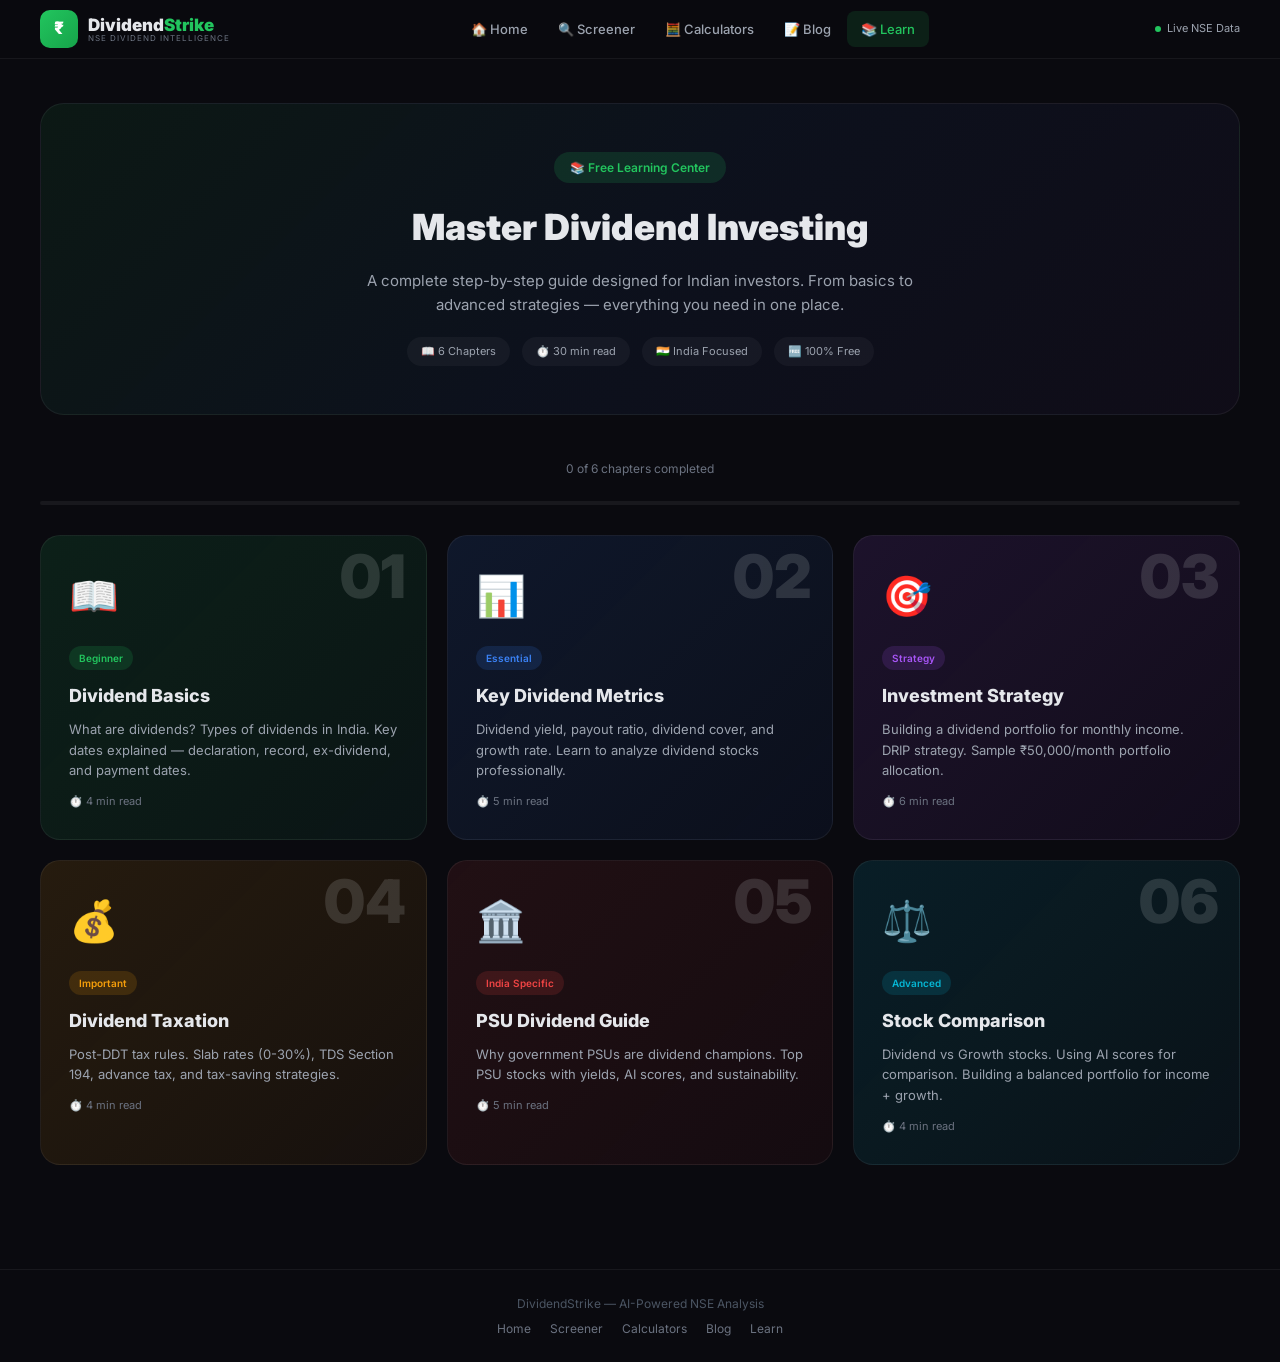
<file: knowledge-hub.html>
<!DOCTYPE html>
<html lang="en-IN">
<head>
    <meta charset="UTF-8">
    <meta name="viewport" content="width=device-width, initial-scale=1.0">
    <meta name="viewport" content="width=device-width, initial-scale=1.0, maximum-scale=1.0, user-scalable=no">
    <title>Dividend Investing Guide India 2026 — Free Course: Basics, Strategy, Tax & PSU Stocks | DividendStrike</title>
    <meta name="description" content="Free complete dividend investing course for Indian investors. Learn dividend basics, yield calculation, payout ratio analysis, DRIP strategy, PSU dividend stocks, tax rules (Section 194), and portfolio building. Interactive chapters with progress tracking.">
    <link rel="icon" href="data:image/svg+xml,<svg xmlns='http://www.w3.org/2000/svg' viewBox='0 0 100 100'><rect width='100' height='100' rx='20' fill='%2322c55e'/><text y='.75em' x='50%' text-anchor='middle' font-size='60' font-weight='bold' fill='white'>₹</text></svg>">
    <link rel="icon" type="image/x-icon" href="favicon.ico">
    
    <!-- Primary Keywords -->
    <meta name="keywords" content="dividend investing guide india, dividend investing course free, learn dividend stocks india, dividend basics for beginners, what is dividend yield, ex dividend date explained, dividend payout ratio analysis, dividend tax india 2026, section 194 tds dividend, psu dividend stocks guide, how to build dividend portfolio india, dividend vs growth stocks comparison">
    
    <!-- Longtail Keywords -->
    <meta name="keywords" content="complete dividend investing course india free online, learn dividend stock analysis step by step guide, how dividend yield calculated with examples india, difference between interim and final dividend with example, best dividend paying sectors in india detailed analysis, government psu dividend stocks complete guide 2026, dividend income tax calculation india slab rate, how to start dividend investing with 10000 rupees india, retirement planning through dividend stocks india strategy, dividend aristocrats india equivalent complete list 2026, monthly dividend income strategy for indian investors, coal india dividend analysis for long term investors, how to avoid tds on dividend income india legally, which nse stocks pay highest sustainable dividends, beginner guide to passive income through dividends india">
    
    <!-- Question-Based Keywords -->
    <meta name="keywords" content="what is dividend in stock market india, how to earn monthly income from dividends, how much to invest to get 50000 per month dividend, which indian stocks pay highest dividends, is dividend income taxable in india, how to check dividend history of nse stocks, what is record date and ex dividend date, how to calculate dividend yield on cost, best time to buy stocks for dividend, how many shares needed for monthly dividend income">    <meta name="robots" content="index, follow">
    <link rel="canonical" href="https://dividendstrike.in/knowledge-hub.html">
    
    <meta property="og:title" content="Free Dividend Investing Course India 2026 — Learn Basics to Advanced | DividendStrike">
    <meta property="og:description" content="Complete free dividend investing course for Indian investors. Interactive chapters with progress tracking.">
    <meta property="og:type" content="website">
    
    <link href="https://fonts.googleapis.com/css2?family=Inter:wght@300;400;500;600;700;800;900&display=swap" rel="stylesheet">
    
    <!-- Google tag (gtag.js) -->
    <script async src="https://www.googletagmanager.com/gtag/js?id=G-F67MPYPHJ3"></script>
    <script>window.dataLayer=window.dataLayer||[];function gtag(){dataLayer.push(arguments);}gtag('js',new Date());gtag('config','G-F67MPYPHJ3');</script>
    
    <style>
        /* ========== RESET & BASE ========== */
        :root{--bg:#0a0a0f;--card:rgba(15,15,25,0.85);--border:rgba(255,255,255,0.07);--text:#e5e7eb;--text-secondary:#9ca3af;--text-muted:#6b7280}
        *{margin:0;padding:0;box-sizing:border-box}
        body{font-family:'Inter',sans-serif;background:var(--bg);color:var(--text);min-height:100vh;line-height:1.6}
        .container{max-width:1200px;margin:0 auto;padding:0 20px}
        a{color:inherit;text-decoration:none}
        
        /* ========== NAVIGATION ========== */
        .navbar{position:sticky;top:0;z-index:50;backdrop-filter:blur(20px);-webkit-backdrop-filter:blur(20px);background:rgba(10,10,15,0.95);border-bottom:1px solid rgba(255,255,255,0.06)}
        .nav-inner{display:flex;align-items:center;justify-content:space-between;padding:10px 0}
        .logo{display:flex;align-items:center;gap:10px;text-decoration:none}
        .logo-icon{width:38px;height:38px;background:linear-gradient(135deg,#22c55e,#16a34a);border-radius:10px;display:flex;align-items:center;justify-content:center;color:white;font-weight:900;font-size:17px}
        .logo-text{line-height:1}.logo-name{font-size:17px;font-weight:900;color:#e5e7eb}.logo-tagline{font-size:8px;color:#6b7280;display:block;text-transform:uppercase;letter-spacing:1px}
        .nav-links{display:flex;gap:2px}
        .nav-link{padding:8px 14px;border-radius:8px;font-size:13px;font-weight:500;text-decoration:none;color:#9ca3af;transition:all 0.2s}
        .nav-link:hover{color:white;background:rgba(255,255,255,0.04)}
        .nav-link.active{background:rgba(34,197,94,0.12);color:#22c55e}
        .nav-actions{display:flex;align-items:center;gap:14px}
        .pulse-dot{width:6px;height:6px;background:#22c55e;border-radius:50%;display:inline-block;animation:pulse 2s infinite}
        @keyframes pulse{0%,100%{opacity:1}50%{opacity:0.4}}
        .mobile-menu-btn{display:none;background:none;border:none;color:white;font-size:22px;cursor:pointer;padding:8px 12px;border-radius:8px}
        .mobile-menu{display:none;padding:12px 16px;border-top:1px solid rgba(255,255,255,0.06);background:rgba(10,10,15,0.98);grid-template-columns:1fr 1fr;gap:4px}
        .mobile-menu a{display:block;padding:12px 14px;border-radius:10px;font-size:13px;text-decoration:none;color:#9ca3af}
        .mobile-menu a.active{color:#22c55e;background:rgba(34,197,94,0.1);font-weight:600}
        @media(max-width:1024px){.nav-links{display:none!important}.mobile-menu-btn{display:block!important}}
        
        /* ========== TYPOGRAPHY ========== */
        .text-green{color:#22c55e}.text-blue{color:#3b82f6}.text-yellow{color:#eab308}.text-purple{color:#a855f7}.text-orange{color:#f59e0b}.text-muted{color:#6b7280}.text-secondary{color:#9ca3af}
        .text-xs{font-size:12px}.text-sm{font-size:14px}.text-lg{font-size:18px}.text-xl{font-size:20px}.text-2xl{font-size:24px}.text-3xl{font-size:30px}.font-bold{font-weight:700}.font-black{font-weight:900}.text-center{text-align:center}
        
        /* ========== BUTTONS ========== */
        .btn{padding:10px 20px;border-radius:10px;font-size:14px;font-weight:600;cursor:pointer;border:none;transition:all 0.2s;display:inline-block;text-decoration:none}
        .btn-primary{background:#22c55e;color:white}.btn-primary:hover{background:#16a34a;transform:translateY(-1px)}
        .btn-outline{background:transparent;border:1px solid rgba(255,255,255,0.2);color:#9ca3af;text-decoration:none;padding:10px 20px;border-radius:10px;font-size:14px;font-weight:600;display:inline-block}.btn-outline:hover{border-color:#22c55e;color:white}
        
        /* ========== FOOTER ========== */
        .footer-main{border-top:1px solid rgba(255,255,255,0.06);padding:24px 0;margin-top:40px;text-align:center;font-size:12px;color:#4b5563}
        .footer-main a{color:#6b7280;text-decoration:none;margin:0 8px}.footer-main a:hover{color:#22c55e}
        .scroll-top-btn{position:fixed;bottom:30px;right:30px;width:48px;height:48px;background:linear-gradient(135deg,#22c55e,#16a34a);border:none;border-radius:16px;cursor:pointer;z-index:999;display:flex;align-items:center;justify-content:center;box-shadow:0 8px 32px rgba(34,197,94,0.3);transition:all 0.4s ease;opacity:0;visibility:hidden;color:white;font-size:20px;font-weight:700}
        .scroll-top-btn.show{opacity:1;visibility:visible}.scroll-top-btn:hover{transform:translateY(-4px)}
        @media(max-width:500px){.scroll-top-btn{bottom:16px;right:16px;width:40px;height:40px;font-size:16px}}
        
        /* ========== HERO ========== */
        .hero-section{position:relative;overflow:hidden;border-radius:24px;background:linear-gradient(135deg,rgba(34,197,94,0.08),rgba(59,130,246,0.06),rgba(168,85,247,0.04));border:1px solid rgba(255,255,255,0.06);padding:48px 40px;margin:20px 0 40px;text-align:center}
        @media(max-width:768px){.hero-section{padding:32px 24px}}
        
        /* ========== CHAPTER CARDS ========== */
        .chapters-grid{display:grid;grid-template-columns:repeat(3,1fr);gap:20px;margin-bottom:40px}
        @media(max-width:1024px){.chapters-grid{grid-template-columns:1fr 1fr}}
        @media(max-width:768px){.chapters-grid{grid-template-columns:1fr}}
        
        .chapter-card{position:relative;overflow:hidden;border-radius:20px;padding:28px;cursor:pointer;transition:all 0.4s cubic-bezier(0.4,0,0.2,1);border:1px solid rgba(255,255,255,0.06);text-decoration:none;display:block}
        .chapter-card:hover{transform:translateY(-6px);box-shadow:0 30px 60px -20px rgba(0,0,0,0.5)}
        .chapter-card.ch1{background:linear-gradient(135deg,rgba(34,197,94,0.12),rgba(16,185,129,0.06))}.chapter-card.ch1:hover{border-color:rgba(34,197,94,0.4)}
        .chapter-card.ch2{background:linear-gradient(135deg,rgba(59,130,246,0.12),rgba(37,99,235,0.06))}.chapter-card.ch2:hover{border-color:rgba(59,130,246,0.4)}
        .chapter-card.ch3{background:linear-gradient(135deg,rgba(168,85,247,0.12),rgba(147,51,234,0.06))}.chapter-card.ch3:hover{border-color:rgba(168,85,247,0.4)}
        .chapter-card.ch4{background:linear-gradient(135deg,rgba(245,158,11,0.12),rgba(217,119,6,0.06))}.chapter-card.ch4:hover{border-color:rgba(245,158,11,0.4)}
        .chapter-card.ch5{background:linear-gradient(135deg,rgba(239,68,68,0.1),rgba(220,38,38,0.05))}.chapter-card.ch5:hover{border-color:rgba(239,68,68,0.4)}
        .chapter-card.ch6{background:linear-gradient(135deg,rgba(6,182,212,0.12),rgba(8,145,178,0.06))}.chapter-card.ch6:hover{border-color:rgba(6,182,212,0.4)}
        .chapter-number{font-size:60px;font-weight:900;opacity:0.15;position:absolute;top:10px;right:20px;line-height:1}
        .chapter-icon{font-size:40px;margin-bottom:16px;display:block}
        .chapter-title{font-size:18px;font-weight:800;margin-bottom:8px;position:relative;z-index:1}
        .chapter-desc{font-size:13px;color:#9ca3af;line-height:1.6;position:relative;z-index:1}
        .chapter-badge{display:inline-block;padding:4px 10px;border-radius:20px;font-size:10px;font-weight:600;margin-bottom:12px}
        
        /* ========== CONTENT PANEL ========== */
        .content-panel{border-radius:20px;border:1px solid rgba(255,255,255,0.06);overflow:hidden;margin-bottom:40px;display:none;background:rgba(15,15,25,0.85)}
        .content-panel.active{display:block}
        .content-header{padding:24px 32px;display:flex;align-items:center;justify-content:space-between;cursor:pointer;border-bottom:1px solid rgba(255,255,255,0.06);background:rgba(34,197,94,0.05)}
        .content-body{padding:32px;line-height:1.9;color:#d1d5db;font-size:15px}
        @media(max-width:768px){.content-body{padding:20px}}
        .content-body h2{font-size:22px;font-weight:800;color:#f3f4f6;margin:28px 0 14px;padding-bottom:10px;border-bottom:1px solid rgba(255,255,255,0.08)}
        .content-body h3{font-size:17px;font-weight:700;color:#e5e7eb;margin:22px 0 10px}
        .content-body p{margin-bottom:14px}
        .content-body ul,.content-body ol{padding-left:20px;margin-bottom:14px}
        .content-body li{margin-bottom:8px}
        .content-body table{width:100%;border-collapse:collapse;margin:20px 0;border-radius:12px;overflow:hidden}
        .content-body th{background:rgba(34,197,94,0.1);color:#22c55e;padding:14px 18px;text-align:left;border-bottom:2px solid rgba(34,197,94,0.2);font-weight:700;font-size:13px}
        .content-body td{padding:12px 18px;border-bottom:1px solid rgba(255,255,255,0.04);color:#d1d5db;font-size:13px}
        .content-body strong{color:#22c55e}
        .highlight-box{background:rgba(34,197,94,0.05);border-left:3px solid #22c55e;border-radius:0 12px 12px 0;padding:16px 20px;margin:20px 0}
        .warning-box{background:rgba(239,68,68,0.05);border-left:3px solid #ef4444;border-radius:0 12px 12px 0;padding:16px 20px;margin:20px 0}
        .info-box{background:rgba(59,130,246,0.05);border-left:3px solid #3b82f6;border-radius:0 12px 12px 0;padding:16px 20px;margin:20px 0}
        
        /* ========== PROGRESS BAR ========== */
        .progress-track{height:4px;background:rgba(255,255,255,0.06);border-radius:2px;margin:20px 0 30px}
        .progress-fill{height:100%;background:linear-gradient(90deg,#22c55e,#16a34a);border-radius:2px;transition:width 0.5s ease;width:0%}
        @media (max-width: 768px) {
    .nav-links { display: none !important; }
    .mobile-menu-btn { display: block !important; }
    [class*="grid"] { grid-template-columns: 1fr !important; }
    table { display: block; overflow-x: auto; white-space: nowrap; }
}
    </style>
</head>
<body>

    <!-- NAVIGATION -->
    <nav class="navbar">
        <div class="container nav-inner">
            <a href="index.html" class="logo"><div class="logo-icon">₹</div><div class="logo-text"><span class="logo-name">Dividend<span class="text-green">Strike</span></span><span class="logo-tagline">NSE Dividend Intelligence</span></div></a>
            <div class="nav-links">
                <a href="index.html" class="nav-link">🏠 Home</a>
                <a href="screener.html" class="nav-link">🔍 Screener</a>
                <a href="calculators.html" class="nav-link">🧮 Calculators</a>
                <a href="blog.html" class="nav-link">📝 Blog</a>
                <a href="knowledge-hub.html" class="nav-link active">📚 Learn</a>
            </div>
            <div class="nav-actions">
                <span style="display:flex;align-items:center;gap:6px;font-size:11px;color:#9ca3af;"><span class="pulse-dot"></span>Live NSE Data</span>
                <button class="mobile-menu-btn" onclick="toggleMobileMenu()">☰</button>
            </div>
        </div>
        <div id="mobileMenu" class="mobile-menu" style="display:none;">
            <a href="index.html">🏠 Home</a><a href="screener.html">🔍 Screener</a><a href="calculators.html">🧮 Calculators</a><a href="blog.html">📝 Blog</a><a href="knowledge-hub.html" class="active">📚 Learn</a>
        </div>
    </nav>

    <main class="container" style="padding:24px 0;">
        
        <!-- HERO -->
        <div class="hero-section">
            <span style="display:inline-block;background:rgba(34,197,94,0.15);color:#22c55e;padding:6px 16px;border-radius:20px;font-size:12px;font-weight:600;margin-bottom:16px;">📚 Free Learning Center</span>
            <h1 style="font-size:36px;font-weight:900;margin-bottom:12px;">Master Dividend Investing</h1>
            <p style="color:#9ca3af;font-size:15px;max-width:600px;margin:0 auto 20px;">A complete step-by-step guide designed for Indian investors. From basics to advanced strategies — everything you need in one place.</p>
            <div style="display:flex;gap:12px;flex-wrap:wrap;justify-content:center;">
                <span style="background:rgba(255,255,255,0.04);padding:6px 14px;border-radius:20px;font-size:11px;color:#9ca3af;">📖 6 Chapters</span>
                <span style="background:rgba(255,255,255,0.04);padding:6px 14px;border-radius:20px;font-size:11px;color:#9ca3af;">⏱️ 30 min read</span>
                <span style="background:rgba(255,255,255,0.04);padding:6px 14px;border-radius:20px;font-size:11px;color:#9ca3af;">🇮🇳 India Focused</span>
                <span style="background:rgba(255,255,255,0.04);padding:6px 14px;border-radius:20px;font-size:11px;color:#9ca3af;">🆓 100% Free</span>
            </div>
        </div>
        
        <!-- PROGRESS -->
        <div style="text-align:center;margin-bottom:8px;"><span style="font-size:12px;color:#6b7280;" id="progressText">0 of 6 chapters completed</span></div>
        <div class="progress-track"><div class="progress-fill" id="progressBar"></div></div>
        
        <!-- CHAPTER GRID -->
        <div class="chapters-grid" id="chaptersGrid"></div>
        
        <!-- CONTENT PANEL -->
        <div class="content-panel" id="contentPanel">
            <div class="content-header" onclick="closeContent()">
                <span style="font-weight:700;" id="contentTitle">Chapter Title</span>
                <span style="color:#9ca3af;font-size:13px;cursor:pointer;">✕ Close</span>
            </div>
            <div class="content-body" id="contentBody"></div>
        </div>

    </main>

    <footer class="footer-main"><div class="container"><p>DividendStrike — AI-Powered NSE Analysis</p><div style="margin-top:6px;"><a href="index.html">Home</a> <a href="screener.html">Screener</a> <a href="calculators.html">Calculators</a> <a href="blog.html">Blog</a> <a href="knowledge-hub.html">Learn</a></div></div></footer>
    <button id="scrollToTopBtn" class="scroll-top-btn" onclick="window.scrollTo({top:0,behavior:'smooth'})">↑</button>

    <script>
        function toggleMobileMenu(){const m=document.getElementById('mobileMenu');m.style.display=(m.style.display==='none'||m.style.display==='')?'grid':'none';}
        document.addEventListener('click',e=>{const m=document.getElementById('mobileMenu');const b=document.querySelector('.mobile-menu-btn');if(m&&b&&!m.contains(e.target)&&!b.contains(e.target))m.style.display='none';});
        function handleScroll(){const b=document.getElementById('scrollToTopBtn');if(b)b.classList.toggle('show',window.scrollY>400);}
        window.addEventListener('scroll',handleScroll,{passive:true});
        
        let completed = JSON.parse(localStorage.getItem('ds_completed')||'[]');
        
        const chapters = [
            {id:'basics',num:'01',icon:'📖',title:'Dividend Basics',time:'4 min read',color:'ch1',badge:'Beginner',badgeStyle:'background:rgba(34,197,94,0.15);color:#22c55e;',desc:'What are dividends? Types of dividends in India. Key dates explained — declaration, record, ex-dividend, and payment dates.',content:`<h2>📖 Chapter 1: Dividend Basics</h2><p>Welcome! This chapter covers everything a beginner needs to understand about dividends in the Indian stock market.</p><h2>What is a Dividend?</h2><p>A <strong>dividend</strong> is a portion of a company's profits distributed to shareholders. When you own shares, you receive regular cash payments — your share of the earnings.</p><div class="highlight-box"><p><strong>💡 Simple Analogy:</strong> If you own 10% of a company that makes ₹1,00,000 profit and distributes ₹40,000, you get ₹4,000 (your 10% share).</p></div><h2>Types of Dividends in India</h2><table><thead><tr><th>Type</th><th>Description</th><th>When</th></tr></thead><tbody><tr><td><strong>Interim Dividend</strong></td><td>Declared during financial year</td><td>Any time</td></tr><tr><td><strong>Final Dividend</strong></td><td>After year-end, AGM approval</td><td>May-August</td></tr><tr><td><strong>Special Dividend</strong></td><td>One-time from exceptional profits</td><td>Occasional</td></tr></tbody></table><h2>Key Dividend Dates</h2><ul><li><strong>Announcement Date:</strong> Board declares dividend</li><li><strong>Record Date:</strong> Must own shares by this date</li><li><strong>Ex-Dividend Date:</strong> Shares trade without dividend rights</li><li><strong>Payment Date:</strong> Money credited to your account</li></ul><div class="warning-box"><p><strong>⚠️ Important:</strong> Buy BEFORE the ex-dividend date to receive the dividend. Buying ON or AFTER means the seller gets it.</p></div>`},
            {id:'metrics',num:'02',icon:'📊',title:'Key Dividend Metrics',time:'5 min read',color:'ch2',badge:'Essential',badgeStyle:'background:rgba(59,130,246,0.15);color:#3b82f6;',desc:'Dividend yield, payout ratio, dividend cover, and growth rate. Learn to analyze dividend stocks professionally.',content:`<h2>📊 Chapter 2: Key Dividend Metrics</h2><p>Smart investors look beyond "high yield." Learn the metrics our AI uses to evaluate stocks.</p><h2>1. Dividend Yield</h2><p><strong>Formula:</strong> (Annual DPS ÷ Stock Price) × 100</p><p>ITC pays ₹15.50/year at ₹485 = <strong>3.19% yield</strong>.</p><div class="info-box"><p><strong>🔍 Good Yield Range:</strong> 2-5% for quality Indian stocks. Above 7-8% can signal risk.</p></div><h2>2. Payout Ratio</h2><p><strong>Formula:</strong> (DPS ÷ EPS) × 100</p><p><strong>30-65% is ideal.</strong></p><div class="warning-box"><p><strong>⚠️ Red Flag:</strong> Above 85% means little room if earnings drop. Vedanta (95%) is unsustainable.</p></div><h2>3. Dividend Growth Rate</h2><p>10%+ CAGR means income doubles every ~7 years. Bajaj Auto's 22.4% growth doubles income every ~3.5 years.</p>`},
            {id:'strategy',num:'03',icon:'🎯',title:'Investment Strategy',time:'6 min read',color:'ch3',badge:'Strategy',badgeStyle:'background:rgba(168,85,247,0.15);color:#a855f7;',desc:'Building a dividend portfolio for monthly income. DRIP strategy. Sample ₹50,000/month portfolio allocation.',content:`<h2>🎯 Chapter 3: Investment Strategy</h2><p>Where theory meets action. Build a portfolio that generates regular passive income.</p><h2>5-Step Strategy</h2><ol><li><strong>Set Income Goal:</strong> Target ₹10K-₹50K monthly</li><li><strong>Screen:</strong> Use <a href="screener.html" style="color:#22c55e;">AI Screener</a> — yield >3%, AI score >70</li><li><strong>Diversify:</strong> Mix PSU, FMCG, Power, Mining</li><li><strong>Check Cycles:</strong> Different companies pay in different months</li><li><strong>DRIP:</strong> Use <a href="calculators.html" style="color:#22c55e;">Calculator</a> during accumulation</li></ol><h2>₹50,000/Month Portfolio</h2><table><thead><tr><th>Stock</th><th>Investment</th><th>Yield</th><th>Monthly</th></tr></thead><tbody><tr><td>Coal India</td><td>₹30L</td><td>7.85%</td><td>₹19,625</td></tr><tr><td>Power Grid</td><td>₹25L</td><td>4.39%</td><td>₹9,146</td></tr><tr><td>ITC</td><td>₹25L</td><td>3.19%</td><td>₹6,646</td></tr><tr><td>ONGC</td><td>₹20L</td><td>5.23%</td><td>₹8,717</td></tr><tr style="font-weight:700;background:rgba(34,197,94,0.05);"><td>TOTAL</td><td>₹1Cr</td><td>~5.3%</td><td>₹44,134</td></tr></tbody></table>`},
            {id:'tax',num:'04',icon:'💰',title:'Dividend Taxation',time:'4 min read',color:'ch4',badge:'Important',badgeStyle:'background:rgba(245,158,11,0.15);color:#f59e0b;',desc:'Post-DDT tax rules. Slab rates (0-30%), TDS Section 194, advance tax, and tax-saving strategies.',content:`<h2>💰 Chapter 4: Dividend Taxation</h2><p>Since April 2020, dividends are <strong>taxable in your hands</strong> at slab rate.</p><h2>Tax Rates FY 2025-26</h2><table><thead><tr><th>Income</th><th>Rate</th><th>Tax on ₹1L</th></tr></thead><tbody><tr><td>Up to ₹2.5L</td><td>0%</td><td>₹0</td></tr><tr><td>₹2.5L-₹5L</td><td>5%</td><td>₹5,000</td></tr><tr><td>₹5L-₹10L</td><td>20%</td><td>₹20,000</td></tr><tr><td>Above ₹10L</td><td>30%</td><td>₹30,000</td></tr></tbody></table><h2>TDS Section 194</h2><ul><li>10% TDS if dividend from one company >₹5,000/year</li><li>No TDS if ≤₹5,000 per company</li><li>Claim TDS credit in ITR</li></ul><div class="highlight-box"><p><strong>💡 Tip:</strong> Spread investments to keep per-company dividend below ₹5,000 to avoid TDS.</p></div>`},
            {id:'psu',num:'05',icon:'🏛️',title:'PSU Dividend Guide',time:'5 min read',color:'ch5',badge:'India Specific',badgeStyle:'background:rgba(239,68,68,0.15);color:#ef4444;',desc:'Why government PSUs are dividend champions. Top PSU stocks with yields, AI scores, and sustainability.',content:`<h2>🏛️ Chapter 5: PSU Dividend Stocks</h2><p>PSUs are <strong>India's most generous dividend payers</strong>.</p><h2>Why PSUs Pay High Dividends</h2><ul><li>Government relies on dividend revenue</li><li>Limited capex needs — return cash to shareholders</li><li>SEBI mandates dividend distribution policy</li></ul><h2>Top PSU Dividend Stocks</h2><table><thead><tr><th>Stock</th><th>Govt%</th><th>Yield</th><th>AI Score</th></tr></thead><tbody><tr><td>Coal India</td><td>63%</td><td>7.85%</td><td class="text-green">92/100</td></tr><tr><td>ONGC</td><td>59%</td><td>5.23%</td><td>79/100</td></tr><tr><td>Power Grid</td><td>51%</td><td>4.39%</td><td class="text-green">82/100</td></tr><tr><td>NMDC</td><td>68%</td><td>4.94%</td><td class="text-green">79/100</td></tr></tbody></table>`},
            {id:'comparison',num:'06',icon:'⚖️',title:'Stock Comparison',time:'4 min read',color:'ch6',badge:'Advanced',badgeStyle:'background:rgba(6,182,212,0.15);color:#06b6d4;',desc:'Dividend vs Growth stocks. Using AI scores for comparison. Building a balanced portfolio for income + growth.',content:`<h2>⚖️ Chapter 6: Comparing Dividend Stocks</h2><p>Not all dividend stocks are equal. Learn to compare using AI scores.</p><h2>Dividend vs Growth</h2><table><thead><tr><th>Factor</th><th>Dividend</th><th>Growth</th></tr></thead><tbody><tr><td>Returns</td><td>Cash + moderate growth</td><td>Capital appreciation</td></tr><tr><td>Risk</td><td>Lower</td><td>Higher</td></tr><tr><td>Tax</td><td>Annual on dividends</td><td>On sale (LTCG/STCG)</td></tr><tr><td>Best For</td><td>Income investors</td><td>Wealth builders</td></tr></tbody></table><h2>AI Score Guide</h2><ul><li><strong>85-100:</strong> Exceptional (Coal India 92)</li><li><strong>70-84:</strong> Strong (Power Grid 82)</li><li><strong>55-69:</strong> Moderate (SAIL 65)</li><li><strong>Below 55:</strong> Caution (Vedanta 40)</li></ul><div class="highlight-box"><p><strong>🎯 Final Tip:</strong> Best portfolio mixes both. Use dividend stocks for income, growth stocks for wealth.</p></div>`}
        ];
        
        function renderChapters(){
            document.getElementById('chaptersGrid').innerHTML = chapters.map(ch=>`
            <div class="chapter-card ${ch.color}" onclick="openChapter('${ch.id}')">
                <div class="chapter-number">${ch.num}</div>
                <span class="chapter-icon">${ch.icon}</span>
                <span class="chapter-badge" style="${ch.badgeStyle}">${ch.badge}</span>
                <h3 class="chapter-title">${ch.title}</h3>
                <p class="chapter-desc">${ch.desc}</p>
                <div style="display:flex;align-items:center;justify-content:space-between;margin-top:12px;font-size:11px;color:#6b7280;">
                    <span>⏱️ ${ch.time}</span>
                    <span id="check-${ch.id}" style="color:#22c55e;display:${completed.includes(ch.id)?'inline':'none'};">✅ Completed</span>
                </div>
            </div>`).join('');
        }
        
        function openChapter(id){
            const ch=chapters.find(c=>c.id===id);if(!ch)return;
            document.getElementById('contentTitle').textContent=`Chapter ${ch.num}: ${ch.title}`;
            document.getElementById('contentBody').innerHTML=ch.content+`
            <div style="margin-top:32px;padding-top:24px;border-top:1px solid rgba(255,255,255,0.06);display:flex;gap:12px;flex-wrap:wrap;">
                <button onclick="markComplete('${id}')" class="btn btn-primary">${completed.includes(id)?'✅ Completed':'✅ Mark Complete'}</button>
                <button onclick="closeContent()" class="btn btn-outline">← Back</button>
                <a href="screener.html" class="btn btn-outline">🔍 Try Screener</a>
            </div>`;
            document.getElementById('contentPanel').classList.add('active');
            document.getElementById('contentPanel').scrollIntoView({behavior:'smooth',block:'start'});
        }
        
        function closeContent(){document.getElementById('contentPanel').classList.remove('active');window.scrollTo({top:0,behavior:'smooth'});}
        
        function markComplete(id){
            if(completed.includes(id)){completed=completed.filter(c=>c!==id);}
            else{completed.push(id);}
            localStorage.setItem('ds_completed',JSON.stringify(completed));
            updateProgress();renderChapters();
            if(document.getElementById('contentPanel').classList.contains('active'))openChapter(id);
        }
        
        function updateProgress(){
            const pct=Math.round((completed.length/chapters.length)*100);
            document.getElementById('progressBar').style.width=pct+'%';
            document.getElementById('progressText').textContent=`${completed.length} of ${chapters.length} chapters completed`;
        }
        
        document.addEventListener('DOMContentLoaded',()=>{handleScroll();renderChapters();updateProgress();console.log('📚 Knowledge Hub ready');});
    </script>
</body>
</html>
</file>
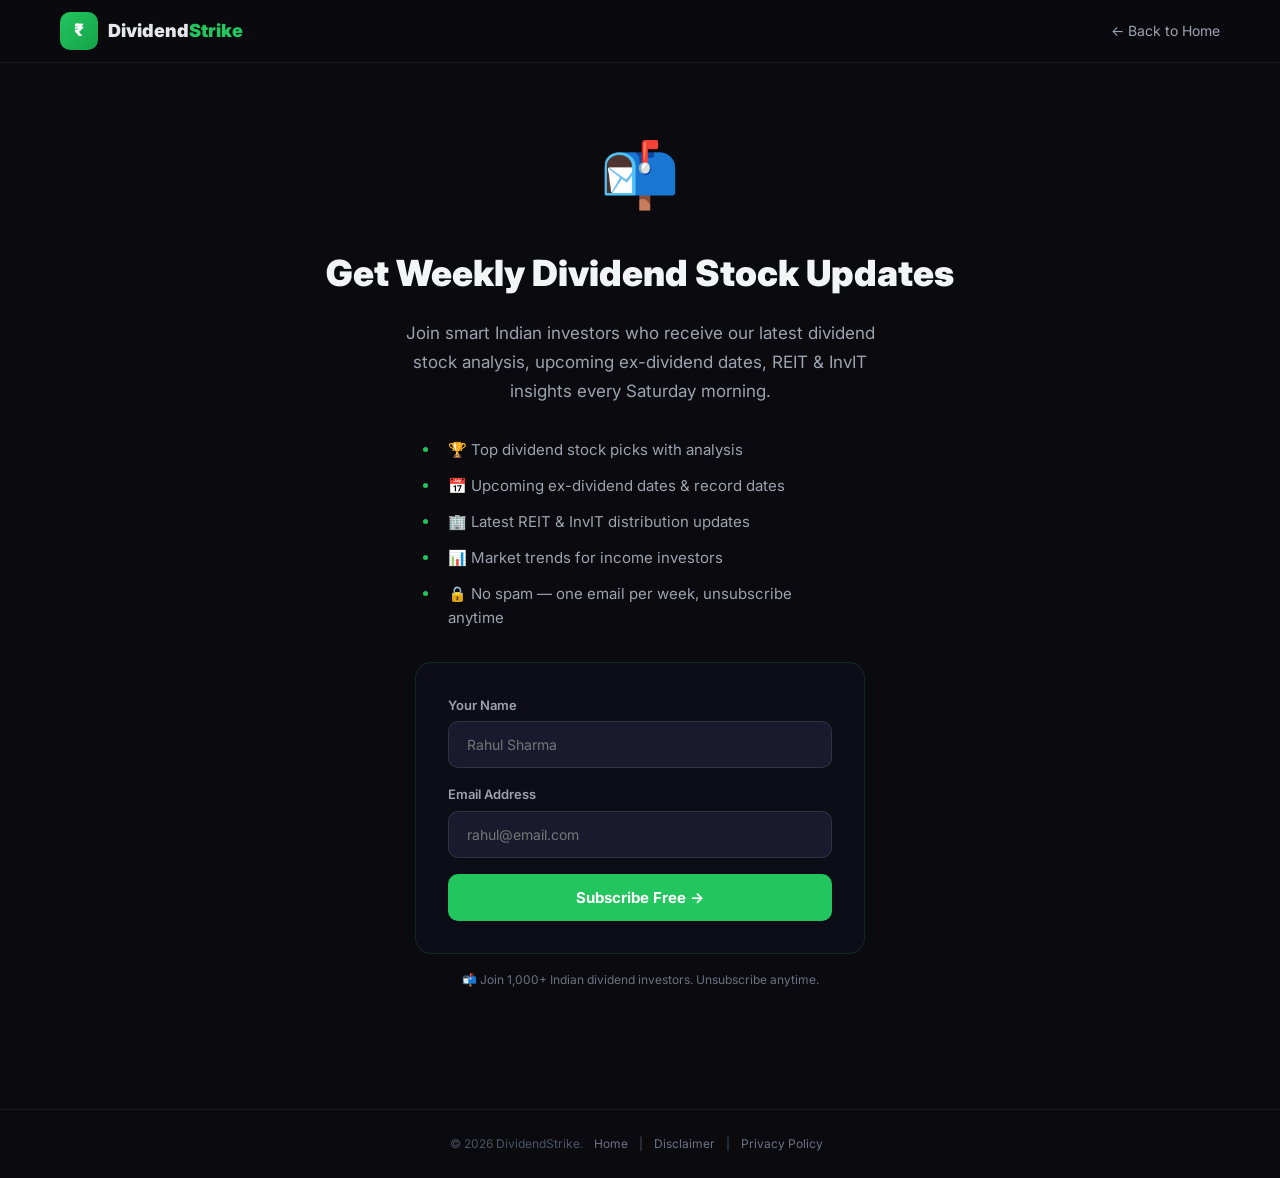
<file: newsletter.html>
<!DOCTYPE html>
<html lang="en-IN">
<head>
    <meta charset="UTF-8">
    <meta name="viewport" content="width=device-width, initial-scale=1.0">
    <title>Weekly Dividend Newsletter — DividendStrike</title>
    <meta name="description" content="Subscribe to the DividendStrike weekly newsletter. Get the latest dividend stock analysis, upcoming ex-dates, and passive income strategies every Saturday.">
    <link href="https://fonts.googleapis.com/css2?family=Inter:wght@300;400;500;600;700;800;900&display=swap" rel="stylesheet">
    <link rel="icon" href="data:image/svg+xml,<svg xmlns='http://www.w3.org/2000/svg' viewBox='0 0 100 100'><rect width='100' height='100' rx='20' fill='%2322c55e'/><text y='.75em' x='50%' text-anchor='middle' font-size='60' font-weight='bold' fill='white'>₹</text></svg>">
    <style>
        :root{--bg:#0a0a0f;--border:rgba(255,255,255,0.07);--text:#e5e7eb;--text-secondary:#9ca3af;--green:#22c55e;--green-dark:#16a34a}
        *{margin:0;padding:0;box-sizing:border-box}
        body{font-family:'Inter',sans-serif;background:var(--bg);color:var(--text);min-height:100vh;line-height:1.6}
        .container{max-width:700px;margin:0 auto;padding:60px 20px;text-align:center}
        .navbar{position:sticky;top:0;z-index:50;backdrop-filter:blur(20px);background:rgba(10,10,15,0.95);border-bottom:1px solid var(--border);padding:12px 0}
        .nav-inner{max-width:1200px;margin:0 auto;padding:0 20px;display:flex;align-items:center;justify-content:space-between}
        .logo{display:flex;align-items:center;gap:10px;text-decoration:none}
        .logo-icon{width:38px;height:38px;background:linear-gradient(135deg,var(--green),var(--green-dark));border-radius:10px;display:flex;align-items:center;justify-content:center;color:white;font-weight:900;font-size:17px}
        .logo-name{font-size:18px;font-weight:900;color:#e5e7eb}
        .logo-name span{color:var(--green)}
        .newsletter-icon{font-size:64px;margin-bottom:20px}
        h1{font-size:36px;font-weight:900;margin-bottom:16px;color:#f3f4f6}
        p.subtitle{font-size:17px;color:#9ca3af;max-width:500px;margin:0 auto 32px;line-height:1.7}
        .benefits{text-align:left;max-width:400px;margin:0 auto 32px}
        .benefits li{font-size:15px;color:#9ca3af;margin-bottom:12px;padding-left:8px}
        .benefits li::marker{color:var(--green)}
        .form-card{background:rgba(15,15,25,0.85);border:1px solid rgba(34,197,94,0.15);border-radius:16px;padding:32px;max-width:450px;margin:0 auto}
        .form-group{margin-bottom:16px;text-align:left}
        .form-group label{display:block;font-size:13px;font-weight:600;color:#9ca3af;margin-bottom:6px}
        .form-input{width:100%;background:#1a1a2e;border:1px solid rgba(255,255,255,0.1);border-radius:10px;padding:14px 18px;color:white;font-size:14px;outline:none;font-family:inherit}
        .form-input:focus{border-color:var(--green)}
        .btn-submit{width:100%;padding:14px;background:var(--green);color:white;border:none;border-radius:10px;font-size:15px;font-weight:700;cursor:pointer;font-family:inherit;transition:all 0.2s}
        .btn-submit:hover{background:var(--green-dark)}
        .btn-submit:disabled{opacity:0.6;cursor:not-allowed}
        .success-msg{display:none;color:var(--green);font-weight:600;font-size:16px;padding:20px}
        .error-msg{display:none;color:#ef4444;font-weight:600;font-size:14px;padding:10px}
        .trust-text{font-size:12px;color:#6b7280;margin-top:16px}
        .footer{border-top:1px solid var(--border);padding:24px 0;text-align:center;font-size:12px;color:#4b5563;margin-top:60px}
        .footer a{color:#6b7280;text-decoration:none;margin:0 8px}
        .footer a:hover{color:var(--green)}
    </style>
</head>
<body>
    <nav class="navbar">
        <div class="nav-inner">
            <a href="index.html" class="logo"><div class="logo-icon">₹</div><span class="logo-name">Dividend<span>Strike</span></span></a>
            <a href="index.html" style="color:#9ca3af;text-decoration:none;font-size:14px;">← Back to Home</a>
        </div>
    </nav>

    <main class="container">
        <div class="newsletter-icon">📬</div>
        <h1>Get Weekly Dividend Stock Updates</h1>
        <p class="subtitle">Join smart Indian investors who receive our latest dividend stock analysis, upcoming ex-dividend dates, REIT & InvIT insights every Saturday morning.</p>
        
        <ul class="benefits">
            <li>🏆 Top dividend stock picks with analysis</li>
            <li>📅 Upcoming ex-dividend dates & record dates</li>
            <li>🏢 Latest REIT & InvIT distribution updates</li>
            <li>📊 Market trends for income investors</li>
            <li>🔒 No spam — one email per week, unsubscribe anytime</li>
        </ul>

        <div class="form-card">
            <form id="newsletterForm" onsubmit="subscribe(event)">
                <div class="form-group">
                    <label>Your Name</label>
                    <input type="text" id="subscriberName" class="form-input" placeholder="Rahul Sharma" required>
                </div>
                <div class="form-group">
                    <label>Email Address</label>
                    <input type="email" id="subscriberEmail" class="form-input" placeholder="rahul@email.com" required>
                </div>
                <button type="submit" class="btn-submit" id="submitBtn">Subscribe Free →</button>
            </form>
            <div class="success-msg" id="successMsg">✅ You're in! Check your inbox to confirm.</div>
            <div class="error-msg" id="errorMsg"></div>
        </div>
        
        <p class="trust-text">📬 Join 1,000+ Indian dividend investors. Unsubscribe anytime.</p>
    </main>

    <footer class="footer">
        <p>© 2026 DividendStrike. <a href="index.html">Home</a> | <a href="disclaimer.html">Disclaimer</a> | <a href="privacy-policy.html">Privacy Policy</a></p>
    </footer>

    <script>
    // Replace this with your Buttondown API key after signing up
    var BUTTONDOWN_API_KEY = 'f59d81a8-28dd-4bc6-a812-edca9213a7f6';
    
    async function subscribe(event) {
        event.preventDefault();
        var btn = document.getElementById('submitBtn');
        var successMsg = document.getElementById('successMsg');
        var errorMsg = document.getElementById('errorMsg');
        var email = document.getElementById('subscriberEmail').value;
        var name = document.getElementById('subscriberName').value;
        
        btn.disabled = true;
        btn.textContent = 'Subscribing...';
        errorMsg.style.display = 'none';
        successMsg.style.display = 'none';
        
        try {
            var response = await fetch('https://api.buttondown.email/v1/subscribers', {
                method: 'POST',
                headers: {
                    'Authorization': 'Token ' + BUTTONDOWN_API_KEY,
                    'Content-Type': 'application/json'
                },
                body: JSON.stringify({
                    email: email,
                    metadata: { name: name },
                    tags: ['dividendstrike-website']
                })
            });
            
            if (response.ok || response.status === 201) {
                document.getElementById('newsletterForm').style.display = 'none';
                successMsg.style.display = 'block';
                
                // Also save locally
                var subs = JSON.parse(localStorage.getItem('ds_subscribers') || '[]');
                subs.push({ name: name, email: email, date: new Date().toISOString() });
                localStorage.setItem('ds_subscribers', JSON.stringify(subs));
            } else {
                var data = await response.json();
                if (data.detail && data.detail.includes('already subscribed')) {
                    document.getElementById('newsletterForm').style.display = 'none';
                    successMsg.textContent = '✅ You\'re already subscribed!';
                    successMsg.style.display = 'block';
                } else {
                    throw new Error(data.detail || 'Subscription failed');
                }
            }
        } catch(error) {
            console.error('Subscribe error:', error);
            errorMsg.textContent = '⚠️ Something went wrong. Please try again or email us directly.';
            errorMsg.style.display = 'block';
            btn.disabled = false;
            btn.textContent = 'Subscribe Free →';
        }
    }
    </script>
</body>
</html>
</file>
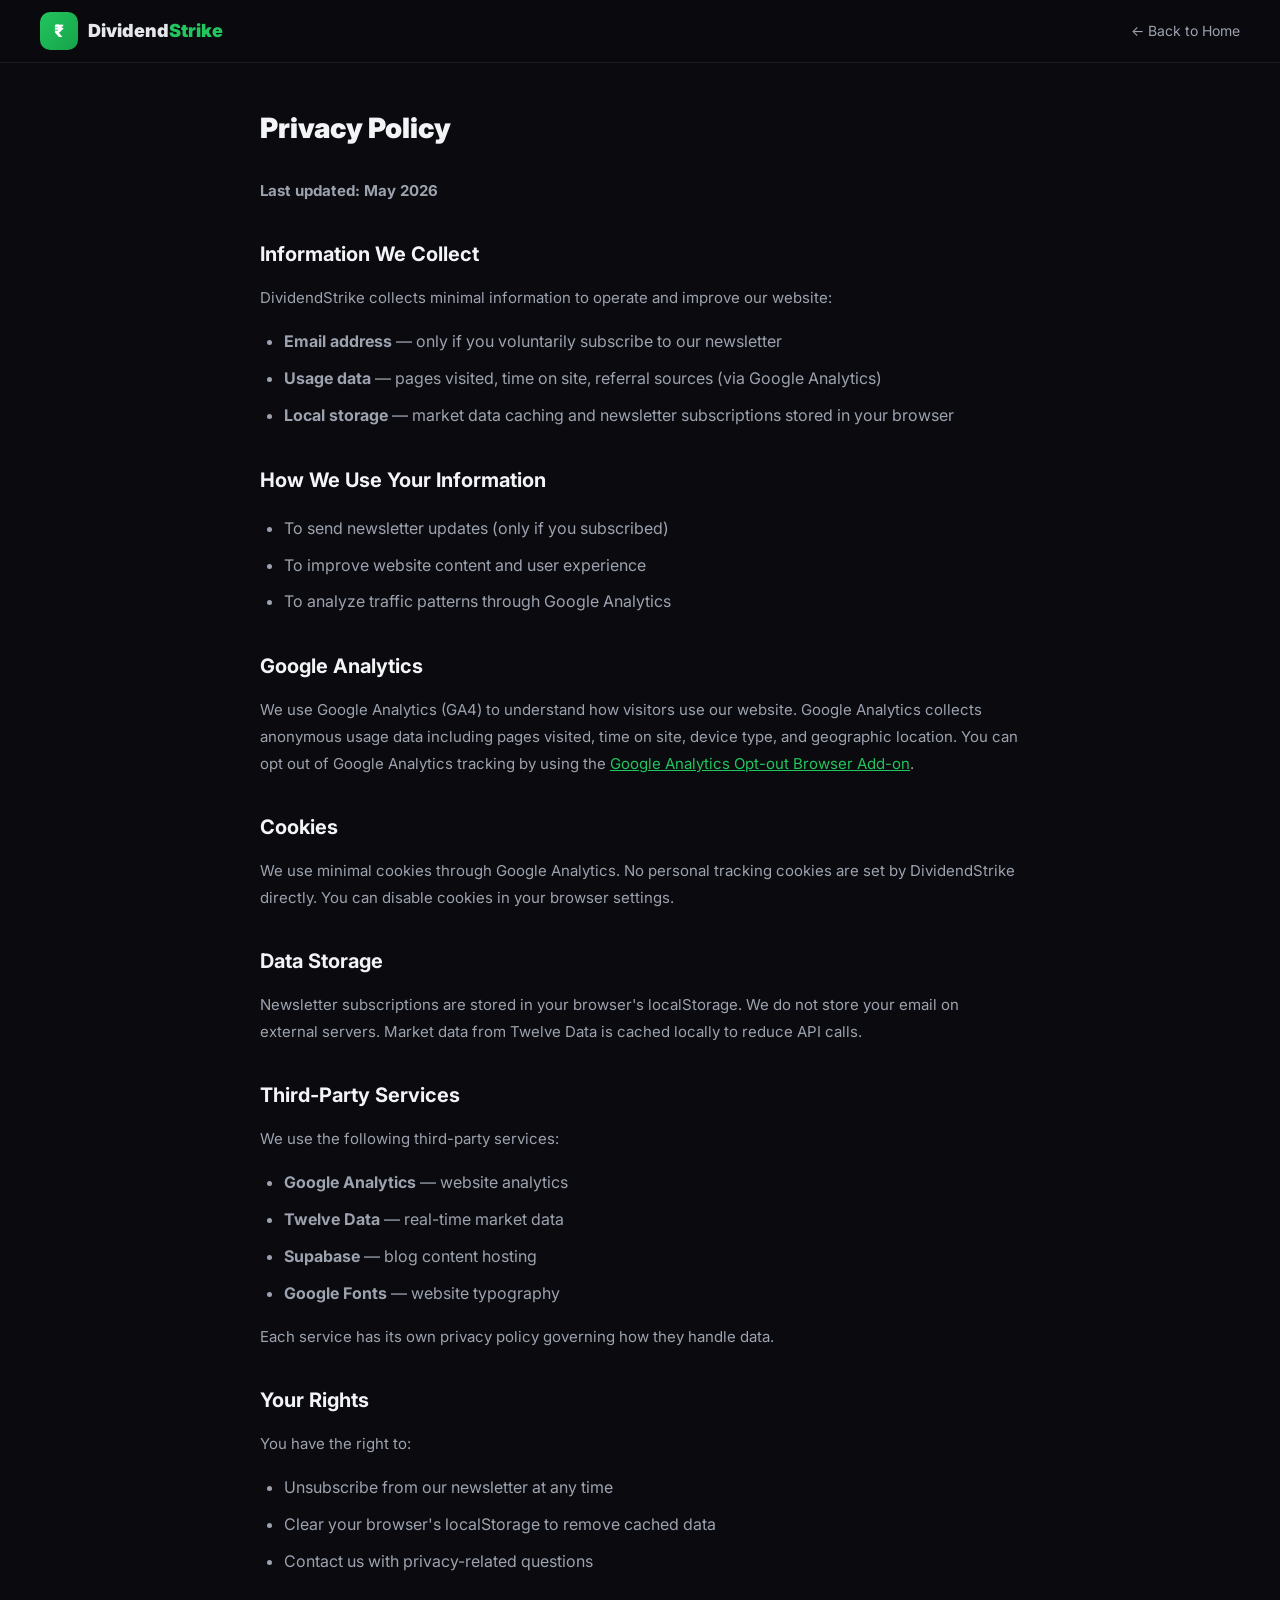
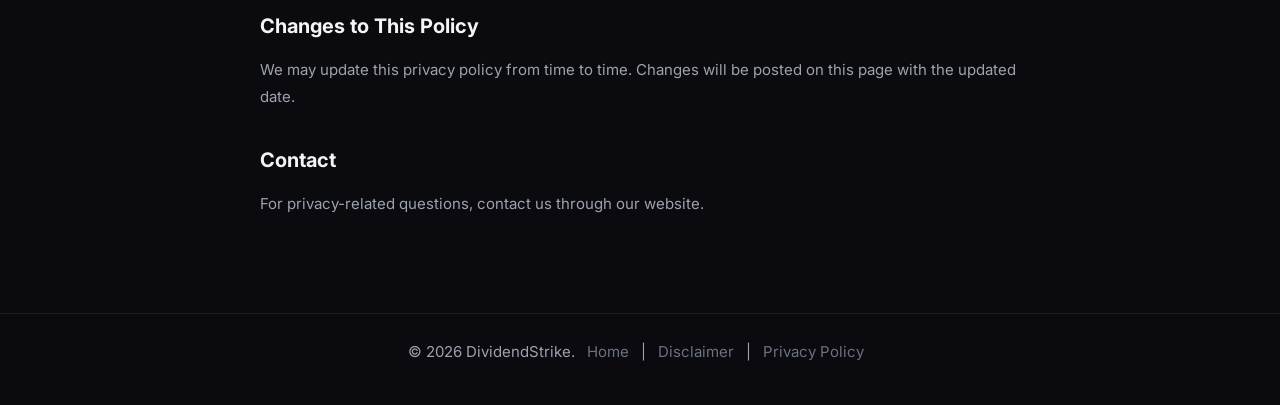
<file: privacy-policy.html>
<!DOCTYPE html>
<html lang="en-IN">
<head>
    <meta charset="UTF-8">
    <meta name="viewport" content="width=device-width, initial-scale=1.0">
    <title>Privacy Policy — DividendStrike</title>
    <meta name="description" content="Privacy Policy for DividendStrike. How we collect, use, and protect your data.">
    <link href="https://fonts.googleapis.com/css2?family=Inter:wght@300;400;500;600;700;800;900&display=swap" rel="stylesheet">
    <link rel="icon" href="data:image/svg+xml,<svg xmlns='http://www.w3.org/2000/svg' viewBox='0 0 100 100'><rect width='100' height='100' rx='20' fill='%2322c55e'/><text y='.75em' x='50%' text-anchor='middle' font-size='60' font-weight='bold' fill='white'>₹</text></svg>">
    <style>
        :root { --bg: #0a0a0f; --border: rgba(255,255,255,0.07); --text: #e5e7eb; --text-secondary: #9ca3af; }
        * { margin: 0; padding: 0; box-sizing: border-box; }
        body { font-family: 'Inter', sans-serif; background: var(--bg); color: var(--text); min-height: 100vh; line-height: 1.8; }
        .container { max-width: 800px; margin: 0 auto; padding: 40px 20px; }
        .navbar { position: sticky; top: 0; z-index: 50; backdrop-filter: blur(20px); background: rgba(10,10,15,0.95); border-bottom: 1px solid var(--border); padding: 12px 20px; }
        .nav-inner { max-width: 1200px; margin: 0 auto; display: flex; align-items: center; justify-content: space-between; }
        .logo { display: flex; align-items: center; gap: 10px; text-decoration: none; }
        .logo-icon { width: 38px; height: 38px; background: linear-gradient(135deg, #22c55e, #16a34a); border-radius: 10px; display: flex; align-items: center; justify-content: center; color: white; font-weight: 900; font-size: 17px; }
        .logo-name { font-size: 18px; font-weight: 900; color: #e5e7eb; }
        .logo-name span { color: #22c55e; }
        h1 { font-size: 28px; font-weight: 900; margin-bottom: 24px; color: #f3f4f6; }
        h2 { font-size: 20px; font-weight: 700; margin: 32px 0 12px; color: #f3f4f6; }
        p { margin-bottom: 16px; color: #9ca3af; font-size: 15px; }
        ul { margin: 16px 0 16px 24px; color: #9ca3af; }
        li { margin-bottom: 8px; }
        .footer { border-top: 1px solid var(--border); padding: 24px 0; text-align: center; font-size: 12px; color: #4b5563; margin-top: 40px; }
        .footer a { color: #6b7280; text-decoration: none; margin: 0 8px; }
        .footer a:hover { color: #22c55e; }
    </style>
</head>
<body>
    <nav class="navbar">
        <div class="nav-inner">
            <a href="index.html" class="logo"><div class="logo-icon">₹</div><span class="logo-name">Dividend<span>Strike</span></span></a>
            <a href="index.html" style="color:#9ca3af;text-decoration:none;font-size:14px;">← Back to Home</a>
        </div>
    </nav>
    
    <main class="container">
        <h1>Privacy Policy</h1>
        <p><strong>Last updated: May 2026</strong></p>
        
        <h2>Information We Collect</h2>
        <p>DividendStrike collects minimal information to operate and improve our website:</p>
        <ul>
            <li><strong>Email address</strong> — only if you voluntarily subscribe to our newsletter</li>
            <li><strong>Usage data</strong> — pages visited, time on site, referral sources (via Google Analytics)</li>
            <li><strong>Local storage</strong> — market data caching and newsletter subscriptions stored in your browser</li>
        </ul>
        
        <h2>How We Use Your Information</h2>
        <ul>
            <li>To send newsletter updates (only if you subscribed)</li>
            <li>To improve website content and user experience</li>
            <li>To analyze traffic patterns through Google Analytics</li>
        </ul>
        
        <h2>Google Analytics</h2>
        <p>We use Google Analytics (GA4) to understand how visitors use our website. Google Analytics collects anonymous usage data including pages visited, time on site, device type, and geographic location. You can opt out of Google Analytics tracking by using the <a href="https://tools.google.com/dlpage/gaoptout" target="_blank" rel="noopener" style="color:#22c55e;">Google Analytics Opt-out Browser Add-on</a>.</p>
        
        <h2>Cookies</h2>
        <p>We use minimal cookies through Google Analytics. No personal tracking cookies are set by DividendStrike directly. You can disable cookies in your browser settings.</p>
        
        <h2>Data Storage</h2>
        <p>Newsletter subscriptions are stored in your browser's localStorage. We do not store your email on external servers. Market data from Twelve Data is cached locally to reduce API calls.</p>
        
        <h2>Third-Party Services</h2>
        <p>We use the following third-party services:</p>
        <ul>
            <li><strong>Google Analytics</strong> — website analytics</li>
            <li><strong>Twelve Data</strong> — real-time market data</li>
            <li><strong>Supabase</strong> — blog content hosting</li>
            <li><strong>Google Fonts</strong> — website typography</li>
        </ul>
        <p>Each service has its own privacy policy governing how they handle data.</p>
        
        <h2>Your Rights</h2>
        <p>You have the right to:</p>
        <ul>
            <li>Unsubscribe from our newsletter at any time</li>
            <li>Clear your browser's localStorage to remove cached data</li>
            <li>Contact us with privacy-related questions</li>
        </ul>
        
        <h2>Changes to This Policy</h2>
        <p>We may update this privacy policy from time to time. Changes will be posted on this page with the updated date.</p>
        
        <h2>Contact</h2>
        <p>For privacy-related questions, contact us through our website.</p>
    </main>
    
    <footer class="footer">
        <p>© 2026 DividendStrike. <a href="index.html">Home</a> | <a href="disclaimer.html">Disclaimer</a> | <a href="privacy-policy.html">Privacy Policy</a></p>
    </footer>
</body>
</html>
</file>
